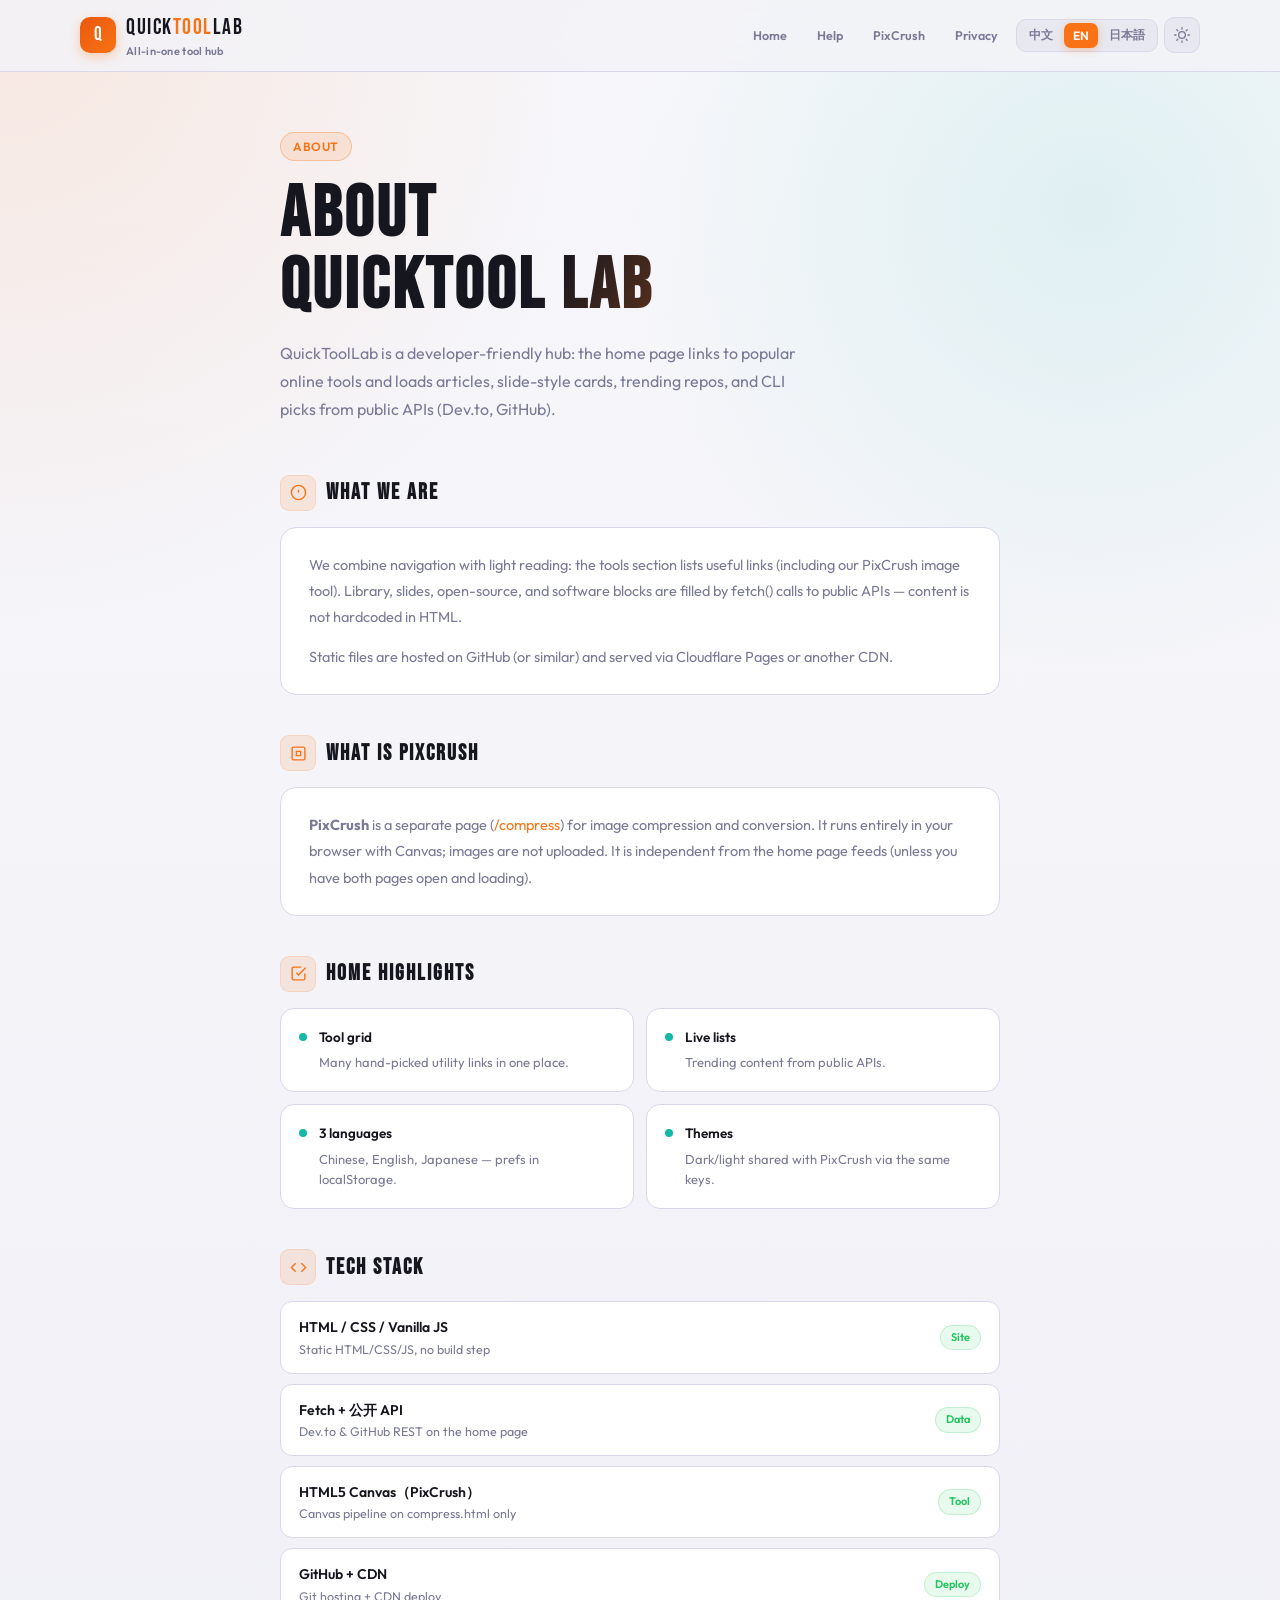
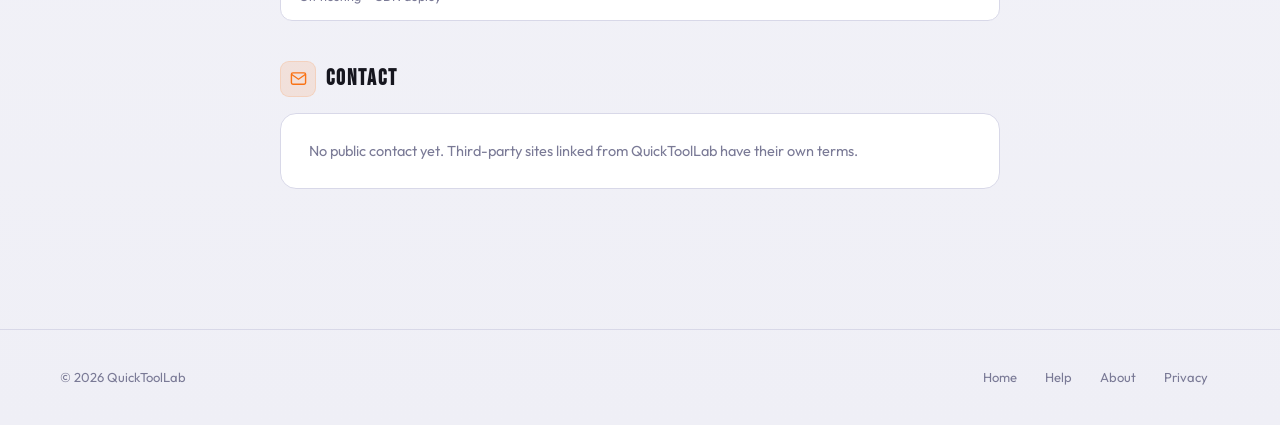
<file: about.html>
<!DOCTYPE html>
<html lang="zh">
<head>
    <title>关于 · QuickToolLab</title>
    <meta charset="UTF-8">
    <script>
        (function(){
            var t=localStorage.getItem('pc_theme')||(window.matchMedia('(prefers-color-scheme: dark)').matches?'dark':'light');
            var l=localStorage.getItem('pc_lang')||(navigator.language.startsWith('ja')?'ja':navigator.language.startsWith('zh')?'zh':'en');
            document.documentElement.setAttribute('data-theme',t);
            document.documentElement.lang=l;
        })();
    </script>
    <meta name="viewport" content="width=device-width, initial-scale=1.0">
    <meta name="description" content="了解 QuickToolLab — 综合在线工具站：工具导航、技术文库与开源精选；内含 PixCrush 本地图片压缩工具。">
    <link rel="canonical" href="https://quicktoollab.top/about">
    <meta property="og:type" content="website">
    <meta property="og:url" content="https://quicktoollab.top/about">
    <meta property="og:title" content="关于 · QuickToolLab">
    <meta property="og:description" content="QuickToolLab 综合在线工具站：工具入口、动态技术内容、PixCrush 图片工具。">
    <meta name="twitter:card" content="summary">
    <meta name="twitter:title" content="关于 · QuickToolLab">
    <meta name="twitter:description" content="QuickToolLab 综合在线工具站简介。">
    <meta name="google-adsense-account" content="ca-pub-8586931911554867">
    <link rel="icon" href="data:image/svg+xml,<svg xmlns='http://www.w3.org/2000/svg' viewBox='0 0 32 32'><rect width='32' height='32' rx='8' fill='%230a0a10'/><path d='M8 10h6l4 6 6-6v14H8V10z' fill='none' stroke='%23f97316' stroke-width='2' stroke-linejoin='round'/><circle cx='11' cy='22' r='2' fill='%2322c55e'/></svg>">
    <link rel="preconnect" href="https://fonts.googleapis.com">
    <link rel="preconnect" href="https://fonts.gstatic.com" crossorigin>
    <link href="https://fonts.googleapis.com/css2?family=Bebas+Neue&family=Outfit:wght@300;400;500;600&display=swap" rel="stylesheet">
    <link rel="stylesheet" href="/styles/common.css">

    <script async src="https://pagead2.googlesyndication.com/pagead/js/adsbygoogle.js?client=ca-pub-8586931911554867" crossorigin="anonymous"></script>

    <style>
        .nav-link{padding:5px 12px;border-radius:8px;font-size:13px;font-weight:500;color:var(--muted);text-decoration:none;transition:color .2s,background .2s;}
        .nav-link:hover{color:var(--text);background:var(--border);}

        main{position:relative;z-index:1;max-width:760px;margin:0 auto;padding:60px 20px 100px;}

        .page-eyebrow{display:inline-flex;align-items:center;gap:6px;padding:4px 12px;border-radius:100px;border:1px solid rgba(249,115,22,.3);background:var(--accentlo);font-size:12px;font-weight:600;color:var(--accent);letter-spacing:.5px;text-transform:uppercase;margin-bottom:18px;}
        .page-title{font-family:'Bebas Neue',sans-serif;font-size:clamp(42px,8vw,72px);letter-spacing:3px;line-height:1;background:linear-gradient(120deg,var(--text) 40%,var(--accent));-webkit-background-clip:text;-webkit-text-fill-color:transparent;background-clip:text;margin-bottom:16px;}
        .page-lead{font-size:16px;color:var(--muted);max-width:520px;line-height:1.75;margin-bottom:52px;transition:color .3s;}

        .section{margin-bottom:40px;animation:up .5s ease both;}
        .section:nth-child(2){animation-delay:.05s;}
        .section:nth-child(3){animation-delay:.1s;}
        .section:nth-child(4){animation-delay:.15s;}
        .section:nth-child(5){animation-delay:.2s;}
        .section:nth-child(6){animation-delay:.25s;}

        .section-header{display:flex;align-items:center;gap:10px;margin-bottom:16px;}
        .section-icon{width:36px;height:36px;border-radius:9px;background:var(--accentlo);border:1px solid rgba(249,115,22,.15);display:flex;align-items:center;justify-content:center;flex-shrink:0;color:var(--accent);}
        .section h2{font-family:'Bebas Neue',sans-serif;font-size:22px;letter-spacing:2px;color:var(--text);transition:color .3s;}

        .card{background:var(--surface);border:1px solid var(--border);border-radius:16px;padding:24px 28px;transition:background .3s,border-color .3s;}
        .card p{font-size:14.5px;color:var(--muted);line-height:1.8;margin-bottom:14px;transition:color .3s;}
        .card p:last-child{margin-bottom:0;}
        .card a{color:var(--accent);text-decoration:none;}
        .card a:hover{text-decoration:underline;}

        .feat-grid{display:grid;grid-template-columns:1fr 1fr;gap:12px;}
        @media(max-width:560px){.feat-grid{grid-template-columns:1fr;}}
        .feat-item{background:var(--surface);border:1px solid var(--border);border-radius:14px;padding:18px;display:flex;gap:12px;align-items:flex-start;transition:background .3s,border-color .3s;}
        .feat-dot{width:8px;height:8px;border-radius:50%;background:var(--teal);flex-shrink:0;margin-top:6px;}
        .feat-item h4{font-size:13.5px;font-weight:600;color:var(--text);margin-bottom:4px;transition:color .3s;}
        .feat-item p{font-size:13px;color:var(--muted);line-height:1.6;transition:color .3s;}

        .stack-list{display:flex;flex-direction:column;gap:10px;}
        .stack-item{background:var(--surface);border:1px solid var(--border);border-radius:12px;padding:14px 18px;display:flex;align-items:center;justify-content:space-between;gap:10px;transition:background .3s,border-color .3s;}
        .stack-name{font-size:14px;font-weight:600;color:var(--text);}
        .stack-desc{font-size:12.5px;color:var(--muted);}
        .stack-badge{padding:3px 10px;border-radius:100px;background:rgba(34,197,94,.1);border:1px solid rgba(34,197,94,.2);font-size:11px;font-weight:600;color:var(--green);flex-shrink:0;}
    </style>
</head>
<body>
<header>
    <div class="nav">
        <a href="/" class="logo">
            <div class="logo-mark">Q</div>
            <div>
                <div class="logo-name">QUICK<span>TOOL</span>LAB</div>
                <div class="logo-sub" data-i18n="brand_sub">综合在线工具站</div>
            </div>
        </a>
        <div class="nav-right">
            <div class="nav-links">
                <a href="/" class="nav-link" data-i18n="nav_home">首页</a>
                <a href="/help" class="nav-link" data-i18n="nav_help">帮助中心</a>
                <a href="/compress" class="nav-link">PixCrush</a>
                <a href="/privacy" class="nav-link" data-i18n="nav_privacy">隐私政策</a>
            </div>
            <button class="hamburger" type="button" aria-label="Menu"><span></span><span></span><span></span></button>
            <div class="nav-overlay"></div>
            <div class="lang-sw">
                <button type="button" class="lang-btn" data-lang="zh">中文</button>
                <button type="button" class="lang-btn" data-lang="en">EN</button>
                <button type="button" class="lang-btn" data-lang="ja">日本語</button>
            </div>
            <button type="button" class="theme-btn" id="theme-btn" aria-label="Theme">
                <svg class="icon-sun" width="16" height="16" viewBox="0 0 24 24" fill="none" stroke="currentColor" stroke-width="2" stroke-linecap="round"><circle cx="12" cy="12" r="5"/><line x1="12" y1="1" x2="12" y2="3"/><line x1="12" y1="21" x2="12" y2="23"/><line x1="4.22" y1="4.22" x2="5.64" y2="5.64"/><line x1="18.36" y1="18.36" x2="19.78" y2="19.78"/><line x1="1" y1="12" x2="3" y2="12"/><line x1="21" y1="12" x2="23" y2="12"/><line x1="4.22" y1="19.78" x2="5.64" y2="18.36"/><line x1="18.36" y1="5.64" x2="19.78" y2="4.22"/></svg>
                <svg class="icon-moon" width="16" height="16" viewBox="0 0 24 24" fill="none" stroke="currentColor" stroke-width="2" stroke-linecap="round"><path d="M21 12.79A9 9 0 1 1 11.21 3 7 7 0 0 0 21 12.79z"/></svg>
            </button>
        </div>
    </div>
</header>

<main>
    <div style="animation:up .45s ease both;">
        <div class="page-eyebrow" data-i18n="eyebrow">关于</div>
        <h1 class="page-title" data-i18n="page_title">ABOUT<br>QUICKTOOL LAB</h1>
        <p class="page-lead" data-i18n="page_lead">QuickToolLab 是面向开发者与普通用户的综合工具站：首页聚合常用在线工具链接，并展示来自开放接口的技术文章、幻灯片式封面卡片、热门开源仓库与 CLI 工具推荐。</p>
    </div>

    <div class="section">
        <div class="section-header">
            <div class="section-icon"><svg width="17" height="17" viewBox="0 0 24 24" fill="none" stroke="currentColor" stroke-width="2"><circle cx="12" cy="12" r="10"/><line x1="12" y1="8" x2="12" y2="12"/><line x1="12" y1="16" x2="12.01" y2="16"/></svg></div>
            <h2 data-i18n="s1_title">站点定位</h2>
        </div>
        <div class="card">
            <p data-i18n="s1_p1">本站定位为「导航 + 轻阅读」：工具区提供站内外常用入口（含本站自研的 PixCrush 图片压缩页）；文库、幻灯片卡片、开源与软件推荐等板块通过浏览器 <code style="background:var(--surface2);padding:1px 6px;border-radius:4px;font-size:13px;">fetch</code> 请求 Dev.to、GitHub 等公开 API，列表内容随接口实时变化，而非写死在 HTML 里。</p>
            <p data-i18n="s1_p2">静态页面由 GitHub 等托管，经 Cloudflare Pages 或同类 CDN 分发，访问速度快、部署简单。</p>
        </div>
    </div>

    <div class="section">
        <div class="section-header">
            <div class="section-icon"><svg width="17" height="17" viewBox="0 0 24 24" fill="none" stroke="currentColor" stroke-width="2"><rect x="3" y="3" width="18" height="18" rx="2"/><path d="M9 9h6v6H9z"/></svg></div>
            <h2 data-i18n="s2_title">PixCrush 是什么</h2>
        </div>
        <div class="card">
            <p data-i18n="s2_p1"></p>
        </div>
    </div>

    <div class="section">
        <div class="section-header">
            <div class="section-icon"><svg width="17" height="17" viewBox="0 0 24 24" fill="none" stroke="currentColor" stroke-width="2"><polyline points="9 11 12 14 22 4"/><path d="M21 12v7a2 2 0 0 1-2 2H5a2 2 0 0 1-2-2V5a2 2 0 0 1 2-2h11"/></svg></div>
            <h2 data-i18n="s3_title">首页亮点</h2>
        </div>
        <div class="feat-grid">
            <div class="feat-item"><div class="feat-dot"></div><div><h4 data-i18n="f1_t">工具矩阵</h4><p data-i18n="f1_d">多类常用开发/办公工具入口，一站收藏。</p></div></div>
            <div class="feat-item"><div class="feat-dot"></div><div><h4 data-i18n="f2_t">动态内容</h4><p data-i18n="f2_d">文库与推荐列表来自公开 API，随热门度变化。</p></div></div>
            <div class="feat-item"><div class="feat-dot"></div><div><h4 data-i18n="f3_t">三语界面</h4><p data-i18n="f3_d">中文、English、日本語，偏好存于 localStorage。</p></div></div>
            <div class="feat-item"><div class="feat-dot"></div><div><h4 data-i18n="f4_t">深色 / 浅色</h4><p data-i18n="f4_d">全站主题与 PixCrush 共用同一套偏好键。</p></div></div>
        </div>
    </div>

    <div class="section">
        <div class="section-header">
            <div class="section-icon"><svg width="17" height="17" viewBox="0 0 24 24" fill="none" stroke="currentColor" stroke-width="2"><polyline points="16 18 22 12 16 6"/><polyline points="8 6 2 12 8 18"/></svg></div>
            <h2 data-i18n="s4_title">技术栈（概览）</h2>
        </div>
        <div class="stack-list">
            <div class="stack-item"><div><div class="stack-name">HTML / CSS / Vanilla JS</div><div class="stack-desc" data-i18n="tech1_d">无构建步骤，首页与工具页均为静态单页</div></div><span class="stack-badge">Site</span></div>
            <div class="stack-item"><div><div class="stack-name">Fetch + 公开 API</div><div class="stack-desc" data-i18n="tech2_d">Dev.to、GitHub REST，用于首页内容区</div></div><span class="stack-badge">Data</span></div>
            <div class="stack-item"><div><div class="stack-name">HTML5 Canvas（PixCrush）</div><div class="stack-desc" data-i18n="tech3_d">图片解码、缩放、重编码，仅 compress 页使用</div></div><span class="stack-badge">Tool</span></div>
            <div class="stack-item"><div><div class="stack-name">GitHub + CDN</div><div class="stack-desc" data-i18n="tech4_d">源码托管与静态站点分发</div></div><span class="stack-badge">Deploy</span></div>
        </div>
    </div>

    <div class="section">
        <div class="section-header">
            <div class="section-icon"><svg width="17" height="17" viewBox="0 0 24 24" fill="none" stroke="currentColor" stroke-width="2"><path d="M4 4h16c1.1 0 2 .9 2 2v12c0 1.1-.9 2-2 2H4c-1.1 0-2-.9-2-2V6c0-1.1.9-2 2-2z"/><polyline points="22,6 12,13 2,6"/></svg></div>
            <h2 data-i18n="s5_title">联系我们</h2>
        </div>
        <div class="card">
            <p data-i18n="s5_p1">暂无公开联系方式。若你通过站点提供的第三方链接离开本站，请遵循各站条款与隐私政策。</p>
        </div>
    </div>
</main>

<footer>
    <div class="footer-inner">
        <span class="footer-copy">© <span id="y"></span> QuickToolLab</span>
        <div class="footer-links">
            <a href="/" data-i18n="nav_home">首页</a>
            <a href="/help" data-i18n="nav_help">帮助中心</a>
            <a href="/about" data-i18n="nav_about">关于</a>
            <a href="/privacy" data-i18n="nav_privacy">隐私政策</a>
        </div>
    </div>
</footer>

<script src="/scripts/i18n.js"></script>
<script src="/scripts/common.js"></script>
<script>
/* ── Page-specific i18n keys ── */
const PAGE_I18N = {
    zh:{
        eyebrow:'关于', page_title:'ABOUT<br>QUICKTOOL LAB',
        page_lead:'QuickToolLab 是面向开发者与普通用户的综合工具站：首页聚合常用在线工具链接，并展示来自开放接口的技术文章、幻灯片式封面卡片、热门开源仓库与 CLI 工具推荐。',
        s1_title:'站点定位',
        s1_p1:'本站定位为「导航 + 轻阅读」：工具区提供站内外常用入口（含本站自研的 PixCrush 图片压缩页）；文库、幻灯片卡片、开源与软件推荐等板块通过浏览器 fetch 请求 Dev.to、GitHub 等公开 API，列表内容随接口实时变化，而非写死在 HTML 里。',
        s1_p2:'静态页面由 GitHub 等托管，经 Cloudflare Pages 或同类 CDN 分发，访问速度快、部署简单。',
        s2_title:'PixCrush 是什么',
        s2_p1:'<strong>PixCrush</strong> 是本站旗下的独立页面（<a href="/compress">/compress</a>），专门做图片压缩与格式转换：在浏览器本地用 Canvas 处理，图片不上传服务器。它与首页的「动态内容区」相互独立——使用 PixCrush 时不会触发 Dev.to / GitHub 的文章列表请求（除非你同时打开了首页并正在加载）。',
        s3_title:'首页亮点',
        f1_t:'工具矩阵', f1_d:'多类常用开发/办公工具入口，一站收藏。',
        f2_t:'动态内容', f2_d:'文库与推荐列表来自公开 API，随热门度变化。',
        f3_t:'三语界面', f3_d:'中文、English、日本語，偏好存于 localStorage。',
        f4_t:'深色 / 浅色', f4_d:'全站主题与 PixCrush 共用同一套偏好键。',
        s4_title:'技术栈（概览）',
        tech1_d:'无构建步骤，首页与工具页均为静态单页',
        tech2_d:'Dev.to、GitHub REST，用于首页内容区',
        tech3_d:'图片解码、缩放、重编码，仅 compress 页使用',
        tech4_d:'源码托管与静态站点分发',
        s5_title:'联系我们',
        s5_p1:'暂无公开联系方式。若你通过站点提供的第三方链接离开本站，请遵循各站条款与隐私政策。',
        page_title_tag:'关于 · QuickToolLab',
    },
    en:{
        eyebrow:'About', page_title:'ABOUT<br>QUICKTOOL LAB',
        page_lead:'QuickToolLab is a developer-friendly hub: the home page links to popular online tools and loads articles, slide-style cards, trending repos, and CLI picks from public APIs (Dev.to, GitHub).',
        s1_title:'What we are',
        s1_p1:'We combine navigation with light reading: the tools section lists useful links (including our PixCrush image tool). Library, slides, open-source, and software blocks are filled by fetch() calls to public APIs — content is not hardcoded in HTML.',
        s1_p2:'Static files are hosted on GitHub (or similar) and served via Cloudflare Pages or another CDN.',
        s2_title:'What is PixCrush',
        s2_p1:'<strong>PixCrush</strong> is a separate page (<a href="/compress">/compress</a>) for image compression and conversion. It runs entirely in your browser with Canvas; images are not uploaded. It is independent from the home page feeds (unless you have both pages open and loading).',
        s3_title:'Home highlights',
        f1_t:'Tool grid', f1_d:'Many hand-picked utility links in one place.',
        f2_t:'Live lists', f2_d:'Trending content from public APIs.',
        f3_t:'3 languages', f3_d:'Chinese, English, Japanese — prefs in localStorage.',
        f4_t:'Themes', f4_d:'Dark/light shared with PixCrush via the same keys.',
        s4_title:'Tech stack',
        tech1_d:'Static HTML/CSS/JS, no build step',
        tech2_d:'Dev.to & GitHub REST on the home page',
        tech3_d:'Canvas pipeline on compress.html only',
        tech4_d:'Git hosting + CDN deploy',
        s5_title:'Contact',
        s5_p1:'No public contact yet. Third-party sites linked from QuickToolLab have their own terms.',
        page_title_tag:'About · QuickToolLab',
    },
    ja:{
        eyebrow:'About', page_title:'ABOUT<br>QUICKTOOL LAB',
        page_lead:'QuickToolLab は開発者向けの総合ツールサイトです。トップでは常用ツールへのリンクに加え、公開 API から技術記事・スライド風カード・人気リポジトリなどを表示します。',
        s1_title:'サイトの位置づけ',
        s1_p1:'「ナビゲーション＋軽い読み物」として設計しています。ツール欄には当サイトの PixCrush（画像圧縮）へのリンクも含みます。文庫・スライド・OSS・ソフト紹介は Dev.to や GitHub の公開 API を fetch で取得し、HTML に直書きしません。',
        s1_p2:'静的ファイルは GitHub 等でホストし、Cloudflare Pages など CDN で配信しています。',
        s2_title:'PixCrush とは',
        s2_p1:'<strong>PixCrush</strong> は別ページ（<a href="/compress">/compress</a>）で提供する画像圧縮・変換ツールです。Canvas でブラウザ内のみ処理し、画像はアップロードされません。トップページの動的リストとは独立しています（両方同時に開いて読み込み中の場合を除く）。',
        s3_title:'トップの特徴',
        f1_t:'ツール一覧', f1_d:'よく使うユーティリティへの入口。',
        f2_t:'動的リスト', f2_d:'公開 API から取得するトレンドコンテンツ。',
        f3_t:'3言語', f3_d:'中国語・英語・日本語。設定は localStorage に保存。',
        f4_t:'テーマ', f4_d:'PixCrush と同じキーでダーク/ライトを共有。',
        s4_title:'技術スタック',
        tech1_d:'静的 HTML/CSS/JS',
        tech2_d:'トップページで Dev.to / GitHub API',
        tech3_d:'compress ページのみ Canvas で画像処理',
        tech4_d:'Git ホスティング + CDN',
        s5_title:'お問い合わせ',
        s5_p1:'公開の連絡先はありません。外部サイトへのリンクは各サイトの規約に従ってください。',
        page_title_tag:'About · QuickToolLab',
    }
};

function getPageStrings() { return { ...I18N[lang], ...PAGE_I18N[lang] }; }

function applyPageI18n() {
    const t = getPageStrings();
    document.title = t.page_title_tag;
    document.querySelectorAll('[data-i18n]').forEach(el => {
        const k = el.dataset.i18n;
        if (t[k] != null) el.innerHTML = t[k];
    });
}

function onLangChange() {
    applyPageI18n();
}

applyPageI18n();
</script>
</body>
</html>
</file>
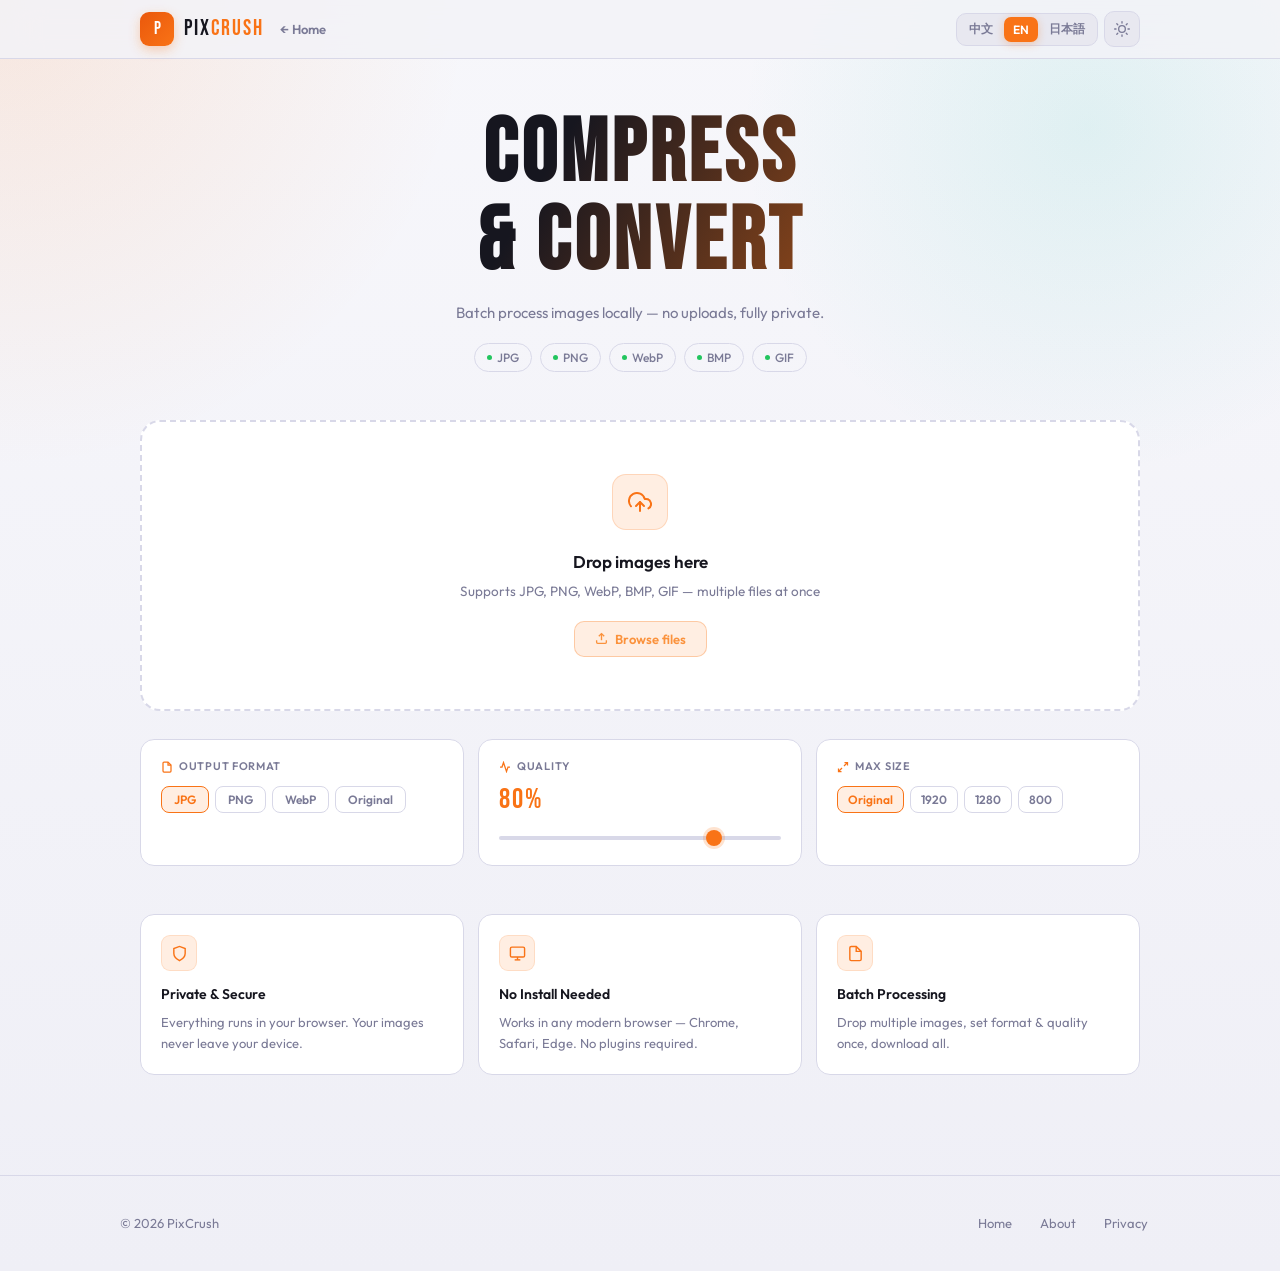
<file: compress.html>
<!DOCTYPE html>
<html lang="zh">
<head>
    <title>PixCrush · 图片压缩 & 格式转换 · QuickToolLab</title>
    <meta charset="UTF-8">
    <script>
        (function(){
            var t=localStorage.getItem('pc_theme')||(window.matchMedia('(prefers-color-scheme: dark)').matches?'dark':'light');
            var l=localStorage.getItem('pc_lang')||(navigator.language.startsWith('ja')?'ja':navigator.language.startsWith('zh')?'zh':'en');
            document.documentElement.setAttribute('data-theme',t);
            document.documentElement.lang=l;
        })();
    </script>
    <meta name="viewport" content="width=device-width, initial-scale=1.0">
    <meta name="description" content="PixCrush 免费在线图片压缩与格式转换工具，支持 JPG、PNG、WebP、BMP、GIF 批量处理，本地运行不上传服务器，隐私安全，无需安装，即开即用。">
    <meta name="keywords" content="图片压缩,在线图片压缩,图片格式转换,WebP转换,PNG压缩,JPG压缩,免费图片工具,batch image compression">
    <meta name="theme-color" content="#0a0a10">
    <link rel="canonical" href="https://quicktoollab.top/compress">
    <meta property="og:type" content="website">
    <meta property="og:url" content="https://quicktoollab.top/compress">
    <meta property="og:title" content="PixCrush · 免费图片压缩 & 格式转换工具">
    <meta property="og:description" content="免费在线图片压缩与格式转换，支持 JPG、PNG、WebP 批量处理，本地运行不上传服务器，隐私安全。">
    <meta property="og:image" content="https://quicktoollab.top/og-image.png">
    <meta name="twitter:card" content="summary_large_image">
    <meta name="twitter:title" content="PixCrush · 免费图片压缩 & 格式转换工具">
    <meta name="twitter:description" content="免费在线图片压缩与格式转换，支持 JPG、PNG、WebP 批量处理，本地运行不上传服务器。">
    <meta name="twitter:image" content="https://quicktoollab.top/og-image.png">
    <meta name="google-adsense-account" content="ca-pub-8586931911554867">
    <link rel="icon" href="data:image/svg+xml,<svg xmlns='http://www.w3.org/2000/svg' viewBox='0 0 32 32'><rect width='32' height='32' rx='8' fill='%230a0a10'/><rect x='5' y='9' width='14' height='11' rx='2' fill='none' stroke='%23f97316' stroke-width='2'/><circle cx='9' cy='13' r='1.5' fill='%23f97316'/><polyline points='5,17 10,13 14,16 18,12 22,15' fill='none' stroke='%23f97316' stroke-width='1.5' stroke-linejoin='round'/><path d='M20 14 L27 14 M24 11 L27 14 L24 17' fill='none' stroke='%23fb923c' stroke-width='1.8' stroke-linecap='round' stroke-linejoin='round'/></svg>">
    <link rel="preconnect" href="https://fonts.googleapis.com">
    <link rel="preconnect" href="https://fonts.gstatic.com" crossorigin>
    <link href="https://fonts.googleapis.com/css2?family=Bebas+Neue&family=Outfit:wght@300;400;500;600&display=swap" rel="stylesheet">
    <link rel="stylesheet" href="/styles/common.css">

    <script async src="https://pagead2.googlesyndication.com/pagead/js/adsbygoogle.js?client=ca-pub-8586931911554867" crossorigin="anonymous"></script>

    <style>
        /* ── NAV overrides for PixCrush ── */
        .nav {
            max-width: 1040px; height: 58px;
            padding-top: 0; padding-bottom: 0;
        }
        .nav-left { display: flex; align-items: center; gap: 16px; flex: 1; min-width: 0; }
        .nav-home-link { flex-shrink: 0; transition: color .2s; }
        .nav-home-link:hover { color: var(--accent) !important; }
        .logo-mark {
            width: 34px; height: 34px; border-radius: 9px;
            font-size: 18px;
        }
        .logo-name { letter-spacing: 2px; }

        /* ── MAIN ── */
        main { position: relative; z-index: 1; max-width: 1040px; margin: 0 auto; padding: 52px 20px 100px; }

        /* hero */
        .hero { text-align: center; margin-bottom: 48px; animation: up .55s ease both; }
        .hero h1 {
            font-family: 'Bebas Neue', sans-serif;
            font-size: clamp(44px, 9vw, 88px); letter-spacing: 4px; line-height: 1;
            background: linear-gradient(120deg, var(--text) 40%, var(--accent));
            -webkit-background-clip: text; -webkit-text-fill-color: transparent; background-clip: text;
            margin-bottom: 14px;
        }
        .hero p { color: var(--muted); font-size: 15px; max-width: 420px; margin: 0 auto; transition: color .3s; }
        .hero-pills { display: flex; justify-content: center; gap: 8px; flex-wrap: wrap; margin-top: 18px; }
        .pill {
            padding: 4px 12px; border-radius: 100px; border: 1px solid var(--border);
            font-size: 12px; color: var(--muted); font-weight: 500;
            display: flex; align-items: center; gap: 5px; transition: border-color .3s, color .3s;
        }
        .pill-dot { width: 5px; height: 5px; border-radius: 50%; background: var(--green); }

        /* dropzone */
        .dropzone {
            border: 2px dashed var(--border); border-radius: 20px; padding: 52px 24px;
            text-align: center; cursor: pointer;
            transition: border-color .25s, background .25s;
            background: var(--surface); margin-bottom: 28px;
            animation: up .55s .08s ease both; position: relative; overflow: hidden;
        }
        [data-theme="dark"] .dropzone::before {
            content: ''; position: absolute; inset: 0;
            background: radial-gradient(ellipse at 50% 0%, rgba(249,115,22,.07), transparent 60%);
            pointer-events: none;
        }
        .dropzone:hover, .dropzone.drag-over { border-color: var(--accent); background: var(--surface2); }
        .drop-icon {
            width: 56px; height: 56px; border-radius: 14px;
            background: var(--accentlo); border: 1px solid rgba(249,115,22,.2);
            display: flex; align-items: center; justify-content: center;
            margin: 0 auto 18px; color: var(--accent);
        }
        .dropzone h3 { font-size: 17px; font-weight: 600; margin-bottom: 6px; color: var(--text); transition: color .3s; }
        .dropzone p { color: var(--muted); font-size: 13.5px; margin-bottom: 18px; transition: color .3s; }
        .browse-btn {
            display: inline-flex; align-items: center; gap: 7px;
            padding: 9px 20px; border-radius: 10px;
            background: var(--accentlo); border: 1px solid rgba(249,115,22,.3);
            color: var(--accent2); font-size: 13px; font-weight: 600;
            cursor: pointer; transition: background .2s, transform .15s; font-family: 'Outfit', sans-serif;
        }
        .browse-btn:hover { background: rgba(249,115,22,.2); transform: translateY(-1px); }
        #file-input { display: none; }

        /* settings */
        .settings-row {
            display: grid; grid-template-columns: 1fr 1fr 1fr;
            gap: 14px; margin-bottom: 28px; animation: up .55s .12s ease both;
        }
        @media (max-width: 640px) { .settings-row { grid-template-columns: 1fr; } }
        .setting-card {
            background: var(--surface); border: 1px solid var(--border);
            border-radius: 14px; padding: 18px 20px;
            transition: background .3s, border-color .3s;
        }
        .setting-label {
            font-size: 11px; font-weight: 600; color: var(--muted);
            text-transform: uppercase; letter-spacing: .7px; margin-bottom: 10px;
            display: flex; align-items: center; gap: 6px; transition: color .3s;
        }
        .setting-label svg { color: var(--accent); }
        .format-grid, .maxw-grid { display: flex; gap: 6px; flex-wrap: wrap; }
        .fmt-btn, .maxw-btn {
            padding: 5px 12px; border-radius: 8px; border: 1px solid var(--border);
            background: transparent; color: var(--muted);
            font-size: 12px; font-weight: 600; cursor: pointer;
            transition: all .18s; font-family: 'Outfit', sans-serif;
        }
        .maxw-btn { padding: 5px 10px; }
        .fmt-btn:hover, .maxw-btn:hover { border-color: var(--accent2); color: var(--accent2); }
        .fmt-btn.active, .maxw-btn.active { background: var(--accentlo); border-color: var(--accent); color: var(--accent); }
        .quality-display {
            font-family: 'Bebas Neue', sans-serif; font-size: 28px;
            color: var(--accent); letter-spacing: 2px; line-height: 1; margin-bottom: 8px;
        }
        input[type=range] {
            -webkit-appearance: none; appearance: none; width: 100%; height: 4px;
            border-radius: 2px; background: var(--border); outline: none; cursor: pointer;
            transition: background .3s;
        }
        input[type=range]::-webkit-slider-thumb {
            -webkit-appearance: none; width: 16px; height: 16px; border-radius: 50%;
            background: var(--accent); cursor: pointer;
            box-shadow: 0 0 0 3px rgba(249,115,22,.2); transition: box-shadow .2s;
        }
        input[type=range]::-webkit-slider-thumb:hover { box-shadow: 0 0 0 5px rgba(249,115,22,.3); }

        /* queue */
        .queue-header {
            display: flex; align-items: center; justify-content: space-between;
            margin-bottom: 14px; flex-wrap: wrap; gap: 10px;
        }
        .queue-title {
            font-family: 'Bebas Neue', sans-serif; font-size: 20px;
            letter-spacing: 2px; color: var(--text); transition: color .3s;
        }
        .queue-actions { display: flex; gap: 8px; flex-wrap: wrap; }
        .btn-ghost {
            padding: 7px 14px; border-radius: 9px; border: 1px solid var(--border);
            background: transparent; color: var(--muted); font-size: 12px; font-weight: 600;
            cursor: pointer; transition: all .18s; font-family: 'Outfit', sans-serif;
            display: flex; align-items: center; gap: 6px;
        }
        .btn-ghost:hover { border-color: var(--accent2); color: var(--accent2); }
        .btn-primary {
            padding: 7px 18px; border-radius: 9px; border: none;
            background: linear-gradient(135deg, #ea580c, #f97316);
            color: #fff; font-size: 13px; font-weight: 600;
            cursor: pointer; transition: opacity .2s, transform .15s;
            font-family: 'Outfit', sans-serif; display: flex; align-items: center; gap: 7px;
        }
        .btn-primary:hover { opacity: .88; transform: translateY(-1px); }
        .btn-primary:disabled { opacity: .4; cursor: not-allowed; transform: none; }

        #file-list { display: flex; flex-direction: column; gap: 10px; }
        .result-summary {
            display: none; grid-template-columns: repeat(4, minmax(0, 1fr));
            gap: 10px; margin: 0 0 14px;
        }
        .result-summary.show { display: grid; }
        .summary-card {
            background: var(--surface); border: 1px solid var(--border);
            border-radius: 14px; padding: 14px 16px;
        }
        .summary-label {
            display: block; color: var(--muted); font-size: 11px;
            font-weight: 700; text-transform: uppercase; letter-spacing: .08em;
            margin-bottom: 6px;
        }
        .summary-value {
            display: block; color: var(--text); font-size: 20px;
            font-weight: 700; line-height: 1.1;
        }
        .summary-value.good { color: var(--green); }
        .file-item {
            background: var(--surface); border: 1px solid var(--border);
            border-radius: 14px; padding: 14px 18px;
            display: flex; align-items: center; gap: 14px;
            animation: up .3s ease both;
            transition: border-color .2s, background .3s;
        }
        .file-item.done  { border-color: rgba(34,197,94,.3); }
        .file-item.error { border-color: rgba(239,68,68,.3); }
        .file-thumb { width: 52px; height: 52px; border-radius: 8px; object-fit: cover; flex-shrink: 0; }
        .file-thumb-placeholder {
            width: 52px; height: 52px; border-radius: 8px;
            background: var(--surface2); border: 1px solid var(--border);
            display: flex; align-items: center; justify-content: center;
            flex-shrink: 0; color: var(--muted); transition: background .3s, border-color .3s;
        }
        .file-info { flex: 1; min-width: 0; }
        .file-name {
            font-size: 13.5px; font-weight: 500; color: var(--text);
            white-space: nowrap; overflow: hidden; text-overflow: ellipsis;
            margin-bottom: 3px; transition: color .3s;
        }
        .file-meta { font-size: 12px; color: var(--muted); transition: color .3s; }
        .file-status { flex-shrink: 0; text-align: right; }
        .status-tag {
            display: inline-flex; align-items: center; gap: 5px;
            padding: 3px 10px; border-radius: 100px; font-size: 11px; font-weight: 600;
        }
        .status-waiting    { background: rgba(128,128,160,.1); color: var(--muted); }
        .status-processing { background: rgba(249,115,22,.12); color: var(--accent2); }
        .status-done  { background: rgba(34,197,94,.12);  color: var(--green); }
        .status-error { background: rgba(239,68,68,.12);  color: #f87171; }
        .download-link {
            display: inline-flex; align-items: center; gap: 5px;
            padding: 5px 12px; border-radius: 8px;
            background: rgba(34,197,94,.1); border: 1px solid rgba(34,197,94,.2);
            color: var(--green); font-size: 12px; font-weight: 600;
            text-decoration: none; margin-top: 6px; transition: background .18s;
        }
        .download-link:hover { background: rgba(34,197,94,.2); }
        .preview-btn {
            display: inline-flex; align-items: center; gap: 5px;
            padding: 5px 12px; border-radius: 8px; margin-top: 6px; margin-left: 6px;
            border: 1px solid rgba(249,115,22,.22); background: var(--accentlo);
            color: var(--accent2); font-size: 12px; font-weight: 600;
            cursor: pointer; font-family: 'Outfit', sans-serif; transition: background .18s, border-color .18s;
        }
        .preview-btn:hover { background: rgba(249,115,22,.18); border-color: var(--accent2); }
        .remove-btn {
            width: 28px; height: 28px; border-radius: 7px;
            border: 1px solid var(--border); background: transparent;
            color: var(--muted); cursor: pointer; flex-shrink: 0;
            display: flex; align-items: center; justify-content: center;
            transition: all .18s;
        }
        .remove-btn:hover { border-color: #f87171; color: #f87171; }
        .progress-wrap { height: 3px; background: var(--border); border-radius: 2px; margin-top: 6px; overflow: hidden; }
        .progress-bar { height: 100%; border-radius: 2px; background: linear-gradient(90deg,#ea580c,#f97316); transition: width .3s; width: 0%; }

        /* features */
        .features {
            display: grid; grid-template-columns: repeat(3,1fr);
            gap: 14px; margin-top: 48px; animation: up .55s .2s ease both;
        }
        @media (max-width: 640px) { .features { grid-template-columns: 1fr; } }
        .feat-card {
            background: var(--surface); border: 1px solid var(--border);
            border-radius: 14px; padding: 20px; transition: background .3s, border-color .3s;
        }
        .feat-icon {
            width: 36px; height: 36px; border-radius: 9px;
            background: var(--accentlo); border: 1px solid rgba(249,115,22,.15);
            display: flex; align-items: center; justify-content: center;
            margin-bottom: 12px; color: var(--accent);
        }
        .feat-card h4 { font-size: 14px; font-weight: 600; margin-bottom: 6px; color: var(--text); transition: color .3s; }
        .feat-card p  { font-size: 13px; color: var(--muted); line-height: 1.65; transition: color .3s; }

        /* footer override */
        .footer-inner { max-width: 1040px; }
        .toast {
            position: fixed; left: 50%; bottom: 26px; z-index: 400;
            transform: translate(-50%, 16px); opacity: 0; pointer-events: none;
            min-width: min(360px, calc(100vw - 32px)); padding: 12px 16px;
            border-radius: 14px; border: 1px solid rgba(34,197,94,.26);
            background: color-mix(in srgb, var(--surface) 96%, transparent);
            box-shadow: var(--shadow-lg); color: var(--text); font-size: 13px;
            font-weight: 700; text-align: center; transition: opacity .2s, transform .2s;
        }
        .toast.show { opacity: 1; transform: translate(-50%, 0); }
        .preview-modal {
            position: fixed; inset: 0; z-index: 380; display: none;
            align-items: center; justify-content: center; padding: 22px;
            background: rgba(0,0,0,.58); backdrop-filter: blur(8px);
        }
        .preview-modal.open { display: flex; }
        .preview-dialog {
            width: min(960px, 100%); max-height: min(760px, calc(100vh - 44px));
            overflow: hidden; display: flex; flex-direction: column;
            border-radius: 18px; border: 1px solid var(--border);
            background: var(--surface); box-shadow: var(--shadow-lg);
        }
        .preview-head {
            display: flex; align-items: center; justify-content: space-between; gap: 12px;
            padding: 14px 16px; border-bottom: 1px solid var(--border);
        }
        .preview-title { min-width: 0; overflow: hidden; text-overflow: ellipsis; white-space: nowrap; font-size: 14px; font-weight: 700; color: var(--text); }
        .preview-saving { flex-shrink: 0; padding: 4px 10px; border-radius: 999px; background: rgba(34,197,94,.12); border: 1px solid rgba(34,197,94,.22); color: var(--green); font-size: 12px; font-weight: 800; }
        .preview-close { width: 32px; height: 32px; border-radius: 8px; border: 1px solid var(--border); background: transparent; color: var(--muted); cursor: pointer; flex-shrink: 0; }
        .preview-close:hover { color: var(--text); border-color: var(--accent2); }
        .preview-body { padding: 16px; overflow: auto; }
        .preview-grid { display: grid; grid-template-columns: 1fr 1fr; gap: 14px; }
        .preview-pane { min-width: 0; border: 1px solid var(--border); border-radius: 14px; overflow: hidden; background: var(--surface2); }
        .preview-pane-head { display: flex; align-items: center; justify-content: space-between; gap: 8px; padding: 10px 12px; border-bottom: 1px solid var(--border); font-size: 12px; font-weight: 700; color: var(--muted); }
        .preview-pane img { display: block; width: 100%; height: min(46vh, 420px); object-fit: contain; background: repeating-conic-gradient(color-mix(in srgb, var(--border) 32%, transparent) 0 25%, transparent 0 50%) 50% / 18px 18px; }

        @keyframes spin { to { transform: rotate(360deg); } }
        .spin { animation: spin .8s linear infinite; }
        @media (max-width: 720px) { .result-summary { grid-template-columns: repeat(2, minmax(0, 1fr)); } }
        @media (max-width: 720px) { .preview-grid { grid-template-columns: 1fr; } .preview-pane img { height: 260px; } .preview-saving { display: none; } }
        @media (max-width: 560px) {
            .file-item { display: grid; grid-template-columns: 52px 1fr 32px; align-items: start; }
            .file-status { grid-column: 2 / 4; text-align: left; }
        }
        @media (max-width: 480px) { .result-summary { grid-template-columns: 1fr; } .preview-btn { margin-left: 0; } }
    </style>
</head>
<body>

<header>
    <div class="nav">
        <div class="nav-left">
        <a href="/" class="logo">
            <div class="logo-mark">P</div>
            <span class="logo-name">PIX<span>CRUSH</span></span>
        </a>
        <a href="/" class="nav-home-link" style="font-size:13px;font-weight:600;color:var(--muted);text-decoration:none;">← <span data-i18n="back_home">返回首页</span></a>
        </div>
        <div class="nav-right">
            <div class="lang-sw">
                <button class="lang-btn" data-lang="zh">中文</button>
                <button class="lang-btn" data-lang="en">EN</button>
                <button class="lang-btn" data-lang="ja">日本語</button>
            </div>
            <button class="theme-btn" id="theme-btn" aria-label="Toggle theme">
                <svg class="icon-sun" width="16" height="16" viewBox="0 0 24 24" fill="none" stroke="currentColor" stroke-width="2" stroke-linecap="round">
                    <circle cx="12" cy="12" r="5"/>
                    <line x1="12" y1="1" x2="12" y2="3"/><line x1="12" y1="21" x2="12" y2="23"/>
                    <line x1="4.22" y1="4.22" x2="5.64" y2="5.64"/><line x1="18.36" y1="18.36" x2="19.78" y2="19.78"/>
                    <line x1="1" y1="12" x2="3" y2="12"/><line x1="21" y1="12" x2="23" y2="12"/>
                    <line x1="4.22" y1="19.78" x2="5.64" y2="18.36"/><line x1="18.36" y1="5.64" x2="19.78" y2="4.22"/>
                </svg>
                <svg class="icon-moon" width="16" height="16" viewBox="0 0 24 24" fill="none" stroke="currentColor" stroke-width="2" stroke-linecap="round">
                    <path d="M21 12.79A9 9 0 1 1 11.21 3 7 7 0 0 0 21 12.79z"/>
                </svg>
            </button>
        </div>
    </div>
</header>

<main>
    <div class="hero">
        <h1 data-i18n="hero_title">图片压缩<br>格式转换</h1>
        <p data-i18n="hero_sub">批量处理，本地运行，不上传任何服务器，隐私安全。</p>
        <div class="hero-pills">
            <div class="pill"><span class="pill-dot"></span>JPG</div>
            <div class="pill"><span class="pill-dot"></span>PNG</div>
            <div class="pill"><span class="pill-dot"></span>WebP</div>
            <div class="pill"><span class="pill-dot"></span>BMP</div>
            <div class="pill"><span class="pill-dot"></span>GIF</div>
        </div>
    </div>

    <div class="dropzone" id="dropzone">
        <div class="drop-icon">
            <svg width="24" height="24" viewBox="0 0 24 24" fill="none" stroke="currentColor" stroke-width="2" stroke-linecap="round" stroke-linejoin="round">
                <polyline points="16 16 12 12 8 16"/><line x1="12" y1="12" x2="12" y2="21"/>
                <path d="M20.39 18.39A5 5 0 0 0 18 9h-1.26A8 8 0 1 0 3 16.3"/>
            </svg>
        </div>
        <h3 data-i18n="drop_title">拖放图片到这里</h3>
        <p data-i18n="drop_sub">支持 JPG、PNG、WebP、BMP、GIF，可同时拖入多张</p>
        <button class="browse-btn" onclick="document.getElementById('file-input').click()">
            <svg width="13" height="13" viewBox="0 0 24 24" fill="none" stroke="currentColor" stroke-width="2.5"><path d="M21 15v4a2 2 0 0 1-2 2H5a2 2 0 0 1-2-2v-4"/><polyline points="17 8 12 3 7 8"/><line x1="12" y1="3" x2="12" y2="15"/></svg>
            <span data-i18n="browse">选择文件</span>
        </button>
        <input type="file" id="file-input" multiple accept="image/*">
    </div>

    <div class="settings-row">
        <div class="setting-card">
            <div class="setting-label">
                <svg width="12" height="12" viewBox="0 0 24 24" fill="none" stroke="currentColor" stroke-width="2.5"><path d="M14 2H6a2 2 0 0 0-2 2v16a2 2 0 0 0 2 2h12a2 2 0 0 0 2-2V8z"/><polyline points="14 2 14 8 20 8"/></svg>
                <span data-i18n="label_format">输出格式</span>
            </div>
            <div class="format-grid">
                <button class="fmt-btn active" data-fmt="jpeg">JPG</button>
                <button class="fmt-btn" data-fmt="png">PNG</button>
                <button class="fmt-btn" data-fmt="webp">WebP</button>
                <button class="fmt-btn" data-fmt="original"><span data-i18n="fmt_original">原格式</span></button>
            </div>
        </div>
        <div class="setting-card">
            <div class="setting-label">
                <svg width="12" height="12" viewBox="0 0 24 24" fill="none" stroke="currentColor" stroke-width="2.5"><polyline points="22 12 18 12 15 21 9 3 6 12 2 12"/></svg>
                <span data-i18n="label_quality">压缩质量</span>
            </div>
            <div class="quality-display" id="quality-val">80%</div>
            <input type="range" id="quality" min="10" max="100" value="80" step="5">
        </div>
        <div class="setting-card">
            <div class="setting-label">
                <svg width="12" height="12" viewBox="0 0 24 24" fill="none" stroke="currentColor" stroke-width="2.5"><polyline points="15 3 21 3 21 9"/><polyline points="9 21 3 21 3 15"/><line x1="21" y1="3" x2="14" y2="10"/><line x1="3" y1="21" x2="10" y2="14"/></svg>
                <span data-i18n="label_maxw">最大尺寸</span>
            </div>
            <div class="maxw-grid">
                <button class="maxw-btn active" data-w="0"><span data-i18n="maxw_orig">原尺寸</span></button>
                <button class="maxw-btn" data-w="1920">1920</button>
                <button class="maxw-btn" data-w="1280">1280</button>
                <button class="maxw-btn" data-w="800">800</button>
            </div>
        </div>
    </div>

    <div id="queue-section" style="display:none; animation: up .4s ease both;">
        <div class="queue-header">
            <span class="queue-title" data-i18n="queue_title">处理队列</span>
            <div class="queue-actions">
                <button class="btn-ghost" id="clear-btn">
                    <svg width="12" height="12" viewBox="0 0 24 24" fill="none" stroke="currentColor" stroke-width="2.5"><polyline points="3 6 5 6 21 6"/><path d="M19 6l-1 14a2 2 0 0 1-2 2H8a2 2 0 0 1-2-2L5 6"/></svg>
                    <span data-i18n="btn_clear">清空</span>
                </button>
                <button class="btn-primary" id="convert-btn">
                    <svg width="13" height="13" viewBox="0 0 24 24" fill="none" stroke="currentColor" stroke-width="2.5" stroke-linecap="round"><path d="M5 12h14M12 5l7 7-7 7"/></svg>
                    <span data-i18n="btn_start">开始处理</span>
                </button>
                <button class="btn-primary" id="dl-all-btn" style="display:none; background:linear-gradient(135deg,#16a34a,#22c55e);">
                    <svg width="13" height="13" viewBox="0 0 24 24" fill="none" stroke="currentColor" stroke-width="2.5"><path d="M21 15v4a2 2 0 0 1-2 2H5a2 2 0 0 1-2-2v-4"/><polyline points="7 10 12 15 17 10"/><line x1="12" y1="15" x2="12" y2="3"/></svg>
                    <span data-i18n="btn_dl_all">全部下载</span>
                </button>
            </div>
        </div>
        <div class="result-summary" id="result-summary" aria-live="polite">
            <div class="summary-card"><span class="summary-label" data-i18n="sum_files">Files done</span><span class="summary-value" id="sum-files">0</span></div>
            <div class="summary-card"><span class="summary-label" data-i18n="sum_original">Original</span><span class="summary-value" id="sum-original">0 KB</span></div>
            <div class="summary-card"><span class="summary-label" data-i18n="sum_output">Output</span><span class="summary-value" id="sum-output">0 KB</span></div>
            <div class="summary-card"><span class="summary-label" data-i18n="sum_saved">Saved</span><span class="summary-value good" id="sum-saved">0%</span></div>
        </div>
        <div id="file-list"></div>
    </div>

    <div class="features">
        <div class="feat-card">
            <div class="feat-icon"><svg width="17" height="17" viewBox="0 0 24 24" fill="none" stroke="currentColor" stroke-width="2"><path d="M12 22s8-4 8-10V5l-8-3-8 3v7c0 6 8 10 8 10z"/></svg></div>
            <h4 data-i18n="feat1_t">隐私安全</h4>
            <p data-i18n="feat1_d">所有处理完全在浏览器本地完成，图片从不上传到任何服务器，数据零泄露。</p>
        </div>
        <div class="feat-card">
            <div class="feat-icon"><svg width="17" height="17" viewBox="0 0 24 24" fill="none" stroke="currentColor" stroke-width="2"><rect x="2" y="3" width="20" height="14" rx="2"/><line x1="8" y1="21" x2="16" y2="21"/><line x1="12" y1="17" x2="12" y2="21"/></svg></div>
            <h4 data-i18n="feat2_t">无需安装</h4>
            <p data-i18n="feat2_d">打开网页即可使用，无需下载任何软件，支持 Chrome、Safari、Edge 等主流浏览器。</p>
        </div>
        <div class="feat-card">
            <div class="feat-icon"><svg width="17" height="17" viewBox="0 0 24 24" fill="none" stroke="currentColor" stroke-width="2"><path d="M13 2H6a2 2 0 0 0-2 2v16a2 2 0 0 0 2 2h12a2 2 0 0 0 2-2V9z"/><path d="M13 2v7h7"/></svg></div>
            <h4 data-i18n="feat3_t">批量处理</h4>
            <p data-i18n="feat3_d">一次拖入多张图片，统一设置格式和质量，批量转换下载，效率翻倍。</p>
        </div>
    </div>
</main>

<div class="toast" id="toast" role="status" aria-live="polite"></div>

<div class="preview-modal" id="preview-modal" aria-hidden="true">
    <div class="preview-dialog" role="dialog" aria-modal="true" aria-labelledby="preview-title">
        <div class="preview-head">
            <div class="preview-title" id="preview-title">Preview</div>
            <div class="preview-saving" id="preview-saving">0%</div>
            <button class="preview-close" id="preview-close" type="button" aria-label="Close preview">×</button>
        </div>
        <div class="preview-body">
            <div class="preview-grid">
                <div class="preview-pane">
                    <div class="preview-pane-head"><span data-i18n="preview_original">Original</span><span id="preview-original-meta"></span></div>
                    <img id="preview-original-img" alt="">
                </div>
                <div class="preview-pane">
                    <div class="preview-pane-head"><span data-i18n="preview_output">Output</span><span id="preview-output-meta"></span></div>
                    <img id="preview-output-img" alt="">
                </div>
            </div>
        </div>
    </div>
</div>

<footer>
    <div class="footer-inner">
        <span class="footer-copy">© <span id="y"></span> PixCrush</span>
        <div class="footer-links">
            <a href="/" data-i18n="nav_home">首页</a>
            <a href="/about" data-i18n="nav_about">关于</a>
            <a href="/privacy" data-i18n="nav_privacy">隐私政策</a>
        </div>
    </div>
</footer>

<script src="/scripts/i18n.js"></script>
<script src="/scripts/common.js"></script>
<script>
/* ── Page-specific i18n keys (shared nav keys come from i18n.js) ── */
const PAGE_I18N = {
    zh:{
        hero_title:'图片压缩<br>格式转换', hero_sub:'批量处理，本地运行，不上传任何服务器，隐私安全。',
        drop_title:'拖放图片到这里', drop_sub:'支持 JPG、PNG、WebP、BMP、GIF，可同时拖入多张',
        browse:'选择文件', label_format:'输出格式', label_quality:'压缩质量', label_maxw:'最大尺寸',
        fmt_original:'原格式', maxw_orig:'原尺寸', queue_title:'处理队列',
        btn_clear:'清空', btn_start:'开始处理', btn_processing:'处理中…', btn_dl_all:'全部下载',
        s_waiting:'等待中', s_processing:'处理中', s_done:'完成', s_error:'失败',
        dl_label:'下载', saving:'节省',
        unsupported:'请先选择图片文件',
        feat1_t:'隐私安全', feat1_d:'所有处理完全在浏览器本地完成，图片从不上传到任何服务器，数据零泄露。',
        feat2_t:'无需安装', feat2_d:'打开网页即可使用，无需下载任何软件，支持 Chrome、Safari、Edge 等主流浏览器。',
        feat3_t:'批量处理', feat3_d:'一次拖入多张图片，统一设置格式和质量，批量转换下载，效率翻倍。',
        page_title:'PixCrush · 图片压缩 & 格式转换',
        back_home:'返回首页',
        sum_files:'已完成', sum_original:'原始大小', sum_output:'输出大小', sum_saved:'节省',
        toast_done:'已完成 {count} 个文件处理',
        preview:'预览', preview_original:'原图', preview_output:'输出图',
        preview_saved:'节省',
    },
    en:{
        hero_title:'Compress<br>& Convert', hero_sub:'Batch process images locally — no uploads, fully private.',
        drop_title:'Drop images here', drop_sub:'Supports JPG, PNG, WebP, BMP, GIF — multiple files at once',
        browse:'Browse files', label_format:'Output format', label_quality:'Quality', label_maxw:'Max size',
        fmt_original:'Original', maxw_orig:'Original', queue_title:'Queue',
        btn_clear:'Clear', btn_start:'Process', btn_processing:'Processing…', btn_dl_all:'Download all',
        s_waiting:'Waiting', s_processing:'Processing', s_done:'Done', s_error:'Error',
        dl_label:'Download', saving:'saved',
        unsupported:'Please choose image files',
        feat1_t:'Private & Secure', feat1_d:"Everything runs in your browser. Your images never leave your device.",
        feat2_t:'No Install Needed', feat2_d:'Works in any modern browser — Chrome, Safari, Edge. No plugins required.',
        feat3_t:'Batch Processing', feat3_d:'Drop multiple images, set format & quality once, download all.',
        page_title:'PixCrush · Image Compressor & Converter',
        back_home:'Home',
        sum_files:'Files done', sum_original:'Original', sum_output:'Output', sum_saved:'Saved',
        toast_done:'Done: {count} file(s) processed',
        preview:'Preview', preview_original:'Original', preview_output:'Output',
        preview_saved:'saved',
    },
    ja:{
        hero_title:'画像圧縮<br>フォーマット変換', hero_sub:'ローカル処理で完結。サーバーへのアップロード不要、プライバシー安全。',
        drop_title:'画像をここにドロップ', drop_sub:'JPG・PNG・WebP・BMP・GIF に対応、複数ファイル同時処理可能',
        browse:'ファイルを選択', label_format:'出力形式', label_quality:'圧縮品質', label_maxw:'最大サイズ',
        fmt_original:'元の形式', maxw_orig:'元サイズ', queue_title:'処理キュー',
        btn_clear:'クリア', btn_start:'処理開始', btn_processing:'処理中…', btn_dl_all:'全てダウンロード',
        s_waiting:'待機中', s_processing:'処理中', s_done:'完了', s_error:'エラー',
        dl_label:'ダウンロード', saving:'削減',
        unsupported:'画像ファイルを選択してください',
        feat1_t:'プライバシー保護', feat1_d:'全処理はブラウザ内で完結。画像はどのサーバーにもアップロードされません。',
        feat2_t:'インストール不要', feat2_d:'Chrome・Safari・Edge などのブラウザで即利用可能。プラグイン不要。',
        feat3_t:'一括処理', feat3_d:'複数画像を一度にドロップ、形式と品質をまとめて設定してダウンロード。',
        page_title:'PixCrush · 画像圧縮・変換ツール',
        back_home:'トップへ',
        sum_files:'完了数', sum_original:'元サイズ', sum_output:'出力', sum_saved:'削減',
        toast_done:'{count} 件の処理が完了しました',
        preview:'プレビュー', preview_original:'元画像', preview_output:'出力画像',
        preview_saved:'削減',
    }
};

function getPageStrings() { return { ...I18N[lang], ...PAGE_I18N[lang] }; }

/* ══ Core state ════════════════════════════════ */
let files = [], outputFormat = 'jpeg', maxWidth = 0, lastCompleteCount = 0;

document.querySelectorAll('.fmt-btn').forEach(b => b.addEventListener('click', () => {
    document.querySelectorAll('.fmt-btn').forEach(x => x.classList.remove('active'));
    b.classList.add('active'); outputFormat = b.dataset.fmt;
}));
document.querySelectorAll('.maxw-btn').forEach(b => b.addEventListener('click', () => {
    document.querySelectorAll('.maxw-btn').forEach(x => x.classList.remove('active'));
    b.classList.add('active'); maxWidth = parseInt(b.dataset.w);
}));
const qSlider = document.getElementById('quality');
const qVal    = document.getElementById('quality-val');
qSlider.addEventListener('input', () => { qVal.textContent = qSlider.value + '%'; });

/* ══ Drop / select ═════════════════════════════ */
const dz = document.getElementById('dropzone');
const fileInput = document.getElementById('file-input');
dz.addEventListener('click', e => {
    if (!e.target.closest('button')) fileInput.click();
});
dz.addEventListener('dragover', e => { e.preventDefault(); dz.classList.add('drag-over'); });
dz.addEventListener('dragleave', () => dz.classList.remove('drag-over'));
dz.addEventListener('drop', e => { e.preventDefault(); dz.classList.remove('drag-over'); addFiles(e.dataTransfer.files); });
fileInput.addEventListener('change', e => addFiles(e.target.files));

function addFiles(list) {
    let added = 0;
    Array.from(list).forEach(f => {
        if (!f.type.startsWith('image/')) return;
        const id = Date.now() + Math.random();
        const entry = { id, file: f, thumb: null, status: 'waiting', outputUrl: null, outputName: null, outputSize: null };
        files.push(entry);
        added++;
        const r = new FileReader();
        r.onload = e2 => { entry.thumb = e2.target.result; renderList(); };
        r.readAsDataURL(f);
    });
    if (!added && list && list.length) showToast(getPageStrings().unsupported);
    fileInput.value = '';
    renderList();
    if (added) document.getElementById('queue-section').style.display = 'block';
}

/* ══ Render ════════════════════════════════════ */
function renderList() {
    const list = document.getElementById('file-list');
    const t = getPageStrings();
    if (!files.length) {
        list.innerHTML = '';
        document.getElementById('queue-section').style.display = 'none';
        updateSummary();
        return;
    }
    list.innerHTML = files.map(f => {
        const thumb = f.thumb
            ? `<img class="file-thumb" src="${f.thumb}" alt="">`
            : `<div class="file-thumb-placeholder"><svg width="18" height="18" viewBox="0 0 24 24" fill="none" stroke="currentColor" stroke-width="2"><rect x="3" y="3" width="18" height="18" rx="2"/><circle cx="8.5" cy="8.5" r="1.5"/><polyline points="21 15 16 10 5 21"/></svg></div>`;
        let st = '', prog = '', dl = '';
        if (f.status === 'waiting')
            st = `<span class="status-tag status-waiting">${t.s_waiting}</span>`;
        else if (f.status === 'processing') {
            st = `<span class="status-tag status-processing"><svg class="spin" width="10" height="10" viewBox="0 0 24 24" fill="none" stroke="currentColor" stroke-width="3"><path d="M21 12a9 9 0 1 1-6.219-8.56"/></svg> ${t.s_processing}</span>`;
            prog = `<div class="progress-wrap"><div class="progress-bar" style="width:60%"></div></div>`;
        } else if (f.status === 'done') {
            const sv = Math.round((1 - f.outputSize / f.file.size) * 100);
            const svText = sv > 0 ? `${t.saving} ${sv}%` : `+${Math.abs(sv)}%`;
            st = `<span class="status-tag status-done">✓ ${t.s_done}</span>`;
            dl = `<a class="download-link" href="${f.outputUrl}" download="${f.outputName}">
                <svg width="11" height="11" viewBox="0 0 24 24" fill="none" stroke="currentColor" stroke-width="2.5"><path d="M21 15v4a2 2 0 0 1-2 2H5a2 2 0 0 1-2-2v-4"/><polyline points="7 10 12 15 17 10"/><line x1="12" y1="15" x2="12" y2="3"/></svg>
                ${t.dl_label} ${fmt(f.outputSize)} · ${svText}</a>`;
        } else {
            st = `<span class="status-tag status-error">✕ ${t.s_error}</span>`;
        }
        return `<div class="file-item ${f.status==='done'?'done':f.status==='error'?'error':''}" data-id="${f.id}">
            ${thumb}
            <div class="file-info">
                <div class="file-name">${f.file.name}</div>
                <div class="file-meta">${fmt(f.file.size)} · ${f.file.type.replace('image/','').toUpperCase()}</div>
                ${prog}${dl}
            </div>
            <div class="file-status">${st}</div>
            <button class="remove-btn" onclick="removeFile('${f.id}')">
                <svg width="12" height="12" viewBox="0 0 24 24" fill="none" stroke="currentColor" stroke-width="2.5"><line x1="18" y1="6" x2="6" y2="18"/><line x1="6" y1="6" x2="18" y2="18"/></svg>
            </button>
        </div>`;
    }).join('');
    const allDone = files.length > 0 && files.every(f => f.status === 'done');
    document.getElementById('dl-all-btn').style.display = allDone ? 'flex' : 'none';
    updateSummary();
}

function removeFile(id) {
    files = files.filter(f => String(f.id) !== String(id));
    renderList();
}

document.getElementById('clear-btn').addEventListener('click', () => {
    files = []; lastCompleteCount = 0; renderList(); document.getElementById('file-input').value = '';
});

document.getElementById('convert-btn').addEventListener('click', async () => {
    const btn = document.getElementById('convert-btn');
    const t = getPageStrings();
    btn.disabled = true;
    btn.innerHTML = `<svg class="spin" width="13" height="13" viewBox="0 0 24 24" fill="none" stroke="currentColor" stroke-width="2.5"><path d="M21 12a9 9 0 1 1-6.219-8.56"/></svg> ${t.btn_processing}`;
    for (const f of files) {
        if (f.status === 'done') continue;
        f.status = 'processing'; renderList();
        await processFile(f); renderList();
    }
    btn.disabled = false;
    btn.innerHTML = `<svg width="13" height="13" viewBox="0 0 24 24" fill="none" stroke="currentColor" stroke-width="2.5" stroke-linecap="round"><path d="M5 12h14M12 5l7 7-7 7"/></svg> ${getPageStrings().btn_start}`;
    const done = files.filter(f => f.status === 'done').length;
    if (done) showToast(formatDoneMessage(done));
});

async function processFile(entry) {
    return new Promise(resolve => {
        const img = new Image();
        const url = URL.createObjectURL(entry.file);
        img.onload = () => {
            const canvas = document.createElement('canvas');
            let w = img.width, h = img.height;
            if (maxWidth > 0 && w > maxWidth) { h = Math.round(h * maxWidth / w); w = maxWidth; }
            canvas.width = w; canvas.height = h;
            const ctx = canvas.getContext('2d');
            const f = outputFormat === 'original'
                ? (entry.file.type === 'image/png' ? 'png' : entry.file.type === 'image/webp' ? 'webp' : 'jpeg')
                : outputFormat;
            if (f === 'jpeg') { ctx.fillStyle = '#fff'; ctx.fillRect(0, 0, w, h); }
            ctx.drawImage(img, 0, 0, w, h);
            URL.revokeObjectURL(url);
            const mime = f === 'png' ? 'image/png' : f === 'webp' ? 'image/webp' : 'image/jpeg';
            canvas.toBlob(blob => {
                if (!blob) { entry.status = 'error'; resolve(); return; }
                const ext = f === 'png' ? 'png' : f === 'webp' ? 'webp' : 'jpg';
                entry.outputUrl  = URL.createObjectURL(blob);
                entry.outputName = `${entry.file.name.replace(/\.[^.]+$/, '')}_pixcrush.${ext}`;
                entry.outputSize = blob.size;
                entry.status = 'done';
                resolve();
            }, mime, parseInt(qSlider.value) / 100);
        };
        img.onerror = () => { entry.status = 'error'; resolve(); };
        img.src = url;
    });
}

document.getElementById('dl-all-btn').addEventListener('click', () => {
    files.filter(f => f.status === 'done').forEach((f, i) => {
        setTimeout(() => { const a = document.createElement('a'); a.href = f.outputUrl; a.download = f.outputName; a.click(); }, i * 300);
    });
});

function fmt(b) {
    if (b < 1024) return b + ' B';
    if (b < 1048576) return (b/1024).toFixed(1) + ' KB';
    return (b/1048576).toFixed(2) + ' MB';
}

function updateSummary() {
    const summary = document.getElementById('result-summary');
    if (!summary) return;
    const done = files.filter(f => f.status === 'done' && f.outputSize != null);
    summary.classList.toggle('show', done.length > 0);
    if (!done.length) return;
    const original = done.reduce((sum, f) => sum + f.file.size, 0);
    const output = done.reduce((sum, f) => sum + f.outputSize, 0);
    const saved = original ? Math.round((1 - output / original) * 100) : 0;
    document.getElementById('sum-files').textContent = String(done.length);
    document.getElementById('sum-original').textContent = fmt(original);
    document.getElementById('sum-output').textContent = fmt(output);
    document.getElementById('sum-saved').textContent = saved > 0 ? `${saved}%` : `+${Math.abs(saved)}%`;
    lastCompleteCount = done.length;
    enhancePreviewButtons();
}

function enhancePreviewButtons() {
    files.filter(f => f.status === 'done').forEach(f => {
        const item = document.querySelector(`.file-item[data-id="${CSS.escape(String(f.id))}"]`);
        if (!item || item.querySelector('.preview-btn')) return;
        const info = item.querySelector('.file-info');
        if (!info) return;
        const btn = document.createElement('button');
        btn.className = 'preview-btn';
        btn.type = 'button';
        btn.innerHTML = `<svg width="11" height="11" viewBox="0 0 24 24" fill="none" stroke="currentColor" stroke-width="2.5"><path d="M2 12s3.5-7 10-7 10 7 10 7-3.5 7-10 7-10-7-10-7Z"/><circle cx="12" cy="12" r="3"/></svg> ${getPageStrings().preview}`;
        btn.addEventListener('click', () => openPreview(f.id));
        info.appendChild(btn);
    });
}

function showToast(message) {
    const toast = document.getElementById('toast');
    if (!toast) return;
    toast.textContent = message;
    toast.classList.add('show');
    clearTimeout(showToast.timer);
    showToast.timer = setTimeout(() => toast.classList.remove('show'), 2600);
}

function formatDoneMessage(count) {
    const template = getPageStrings().toast_done || 'Done: {count} file(s) processed';
    return template.replace('{count}', count);
}

/* ══ Page i18n ════════════════════════════════════ */
function openPreview(id) {
    const entry = files.find(f => String(f.id) === String(id));
    if (!entry || entry.status !== 'done') return;
    const modal = document.getElementById('preview-modal');
    const title = document.getElementById('preview-title');
    const originalImg = document.getElementById('preview-original-img');
    const outputImg = document.getElementById('preview-output-img');
    const originalMeta = document.getElementById('preview-original-meta');
    const outputMeta = document.getElementById('preview-output-meta');
    const saving = document.getElementById('preview-saving');
    const saved = entry.file.size ? Math.round((1 - entry.outputSize / entry.file.size) * 100) : 0;
    title.textContent = entry.file.name;
    originalImg.src = entry.thumb || '';
    outputImg.src = entry.outputUrl || '';
    originalMeta.textContent = fmt(entry.file.size);
    outputMeta.textContent = fmt(entry.outputSize);
    saving.textContent = saved > 0 ? `${getPageStrings().preview_saved} ${saved}%` : `+${Math.abs(saved)}%`;
    modal.classList.add('open');
    modal.setAttribute('aria-hidden', 'false');
    document.body.style.overflow = 'hidden';
    document.getElementById('preview-close').focus();
}

function closePreview() {
    const modal = document.getElementById('preview-modal');
    if (!modal) return;
    modal.classList.remove('open');
    modal.setAttribute('aria-hidden', 'true');
    document.body.style.overflow = '';
}

document.getElementById('preview-close').addEventListener('click', closePreview);
document.getElementById('preview-modal').addEventListener('click', e => {
    if (e.target.id === 'preview-modal') closePreview();
});
document.addEventListener('keydown', e => {
    if (e.key === 'Escape' && document.getElementById('preview-modal').classList.contains('open')) closePreview();
});

function applyPageI18n() {
    const t = getPageStrings();
    document.title = t.page_title;
    document.querySelectorAll('[data-i18n]').forEach(el => {
        const k = el.dataset.i18n;
        if (t[k] != null) el.innerHTML = t[k];
    });
}

function onLangChange() {
    applyPageI18n();
    renderList();
}

/* ══ Init ══════════════════════════════════════ */
applyPageI18n();
</script>
</body>
</html>
</file>
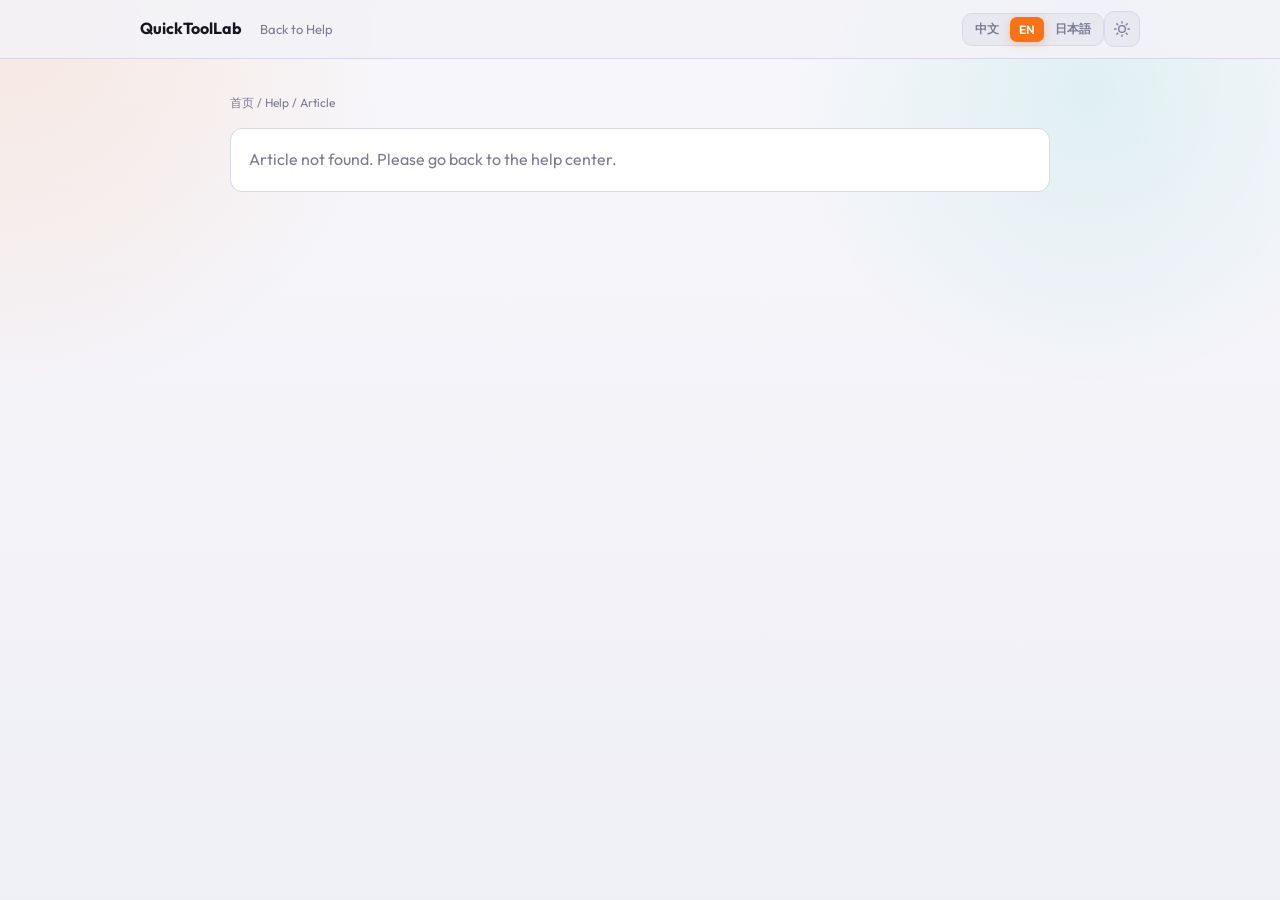
<file: help-article.html>
<!DOCTYPE html>
<html lang="zh">
<head>
    <meta charset="UTF-8">
    <meta name="viewport" content="width=device-width, initial-scale=1.0">
    <title>帮助文章 · QuickToolLab</title>
    <script>
        (function(){
            var t=localStorage.getItem('pc_theme')||(window.matchMedia('(prefers-color-scheme: dark)').matches?'dark':'light');
            var l=localStorage.getItem('pc_lang')||(navigator.language.startsWith('ja')?'ja':navigator.language.startsWith('zh')?'zh':'en');
            document.documentElement.setAttribute('data-theme',t);
            document.documentElement.lang=l;
        })();
    </script>
    <link rel="preconnect" href="https://fonts.googleapis.com">
    <link rel="preconnect" href="https://fonts.gstatic.com" crossorigin>
    <link href="https://fonts.googleapis.com/css2?family=Bebas+Neue&family=Outfit:wght@300;400;500;600&display=swap" rel="stylesheet">
    <link rel="stylesheet" href="/styles/common.css">

    <script async src="https://pagead2.googlesyndication.com/pagead/js/adsbygoogle.js?client=ca-pub-8586931911554867" crossorigin="anonymous"></script>

    <style>
        .nav{max-width:1040px;margin:0 auto;padding:10px 20px;display:flex;justify-content:space-between;align-items:center;gap:12px}
        .left{display:flex;gap:8px;align-items:center}
        .logo{text-decoration:none;color:var(--text);font-weight:700}
        .link{font-size:13px;color:var(--muted);text-decoration:none;padding:6px 10px;border-radius:8px}
        .link:hover{background:var(--surface2);color:var(--text)}

        main{max-width:860px;margin:0 auto;padding:34px 20px 90px}
        .crumb{font-size:12px;color:var(--muted);margin-bottom:16px}
        .crumb a{color:var(--muted);text-decoration:none}
        .crumb a:hover{color:var(--text)}
        .cat{display:inline-block;margin-bottom:10px;font-size:11px;letter-spacing:.08em;text-transform:uppercase;color:var(--accent2)}
        h1{font-size:32px;line-height:1.3;margin-bottom:20px}
        .card{background:var(--surface);border:1px solid var(--border);border-radius:14px;padding:18px}
        .line{font-size:15px;color:var(--muted);margin-bottom:12px}
        .line b{color:var(--accent2)}
        .empty{padding:18px;border:1px solid var(--border);background:var(--surface);border-radius:12px;color:var(--muted)}
        .review-ready{padding:20px;border:1px solid var(--border);background:var(--surface);border-radius:14px;color:var(--muted);line-height:1.8}
        .review-ready h1{font-size:28px;margin-bottom:12px;color:var(--text)}
        .review-ready ul{margin:12px 0 0 20px}
    </style>
    <meta name="description" id="meta-desc" content="QuickToolLab 帮助文章：提供 PixCrush、开发工具、格式转换、网络排查、安全边界和常用在线工具的使用说明。">
    <link rel="canonical" id="canonical" href="https://quicktoollab.top/help-article">
    <meta property="og:type" content="article">
    <meta property="og:url" id="og-url" content="https://quicktoollab.top/help-article">
    <meta property="og:title" id="og-title" content="帮助文章 · QuickToolLab">
    <meta property="og:description" id="og-desc" content="QuickToolLab 帮助文章：PixCrush、开发工具、格式转换、网络排查和安全边界说明。">
    <meta name="twitter:card" content="summary">
    <meta name="twitter:title" content="帮助文章 · QuickToolLab">
    <meta name="twitter:description" content="QuickToolLab 帮助文章">
    <meta name="google-adsense-account" content="ca-pub-8586931911554867">
</head>
<body>
<header>
    <div class="nav">
        <div class="left">
            <a class="logo" href="/">QuickToolLab</a>
            <a class="link" href="/help" data-i18n="back">返回帮助中心</a>
        </div>
        <div style="display:flex;align-items:center">
            <div class="lang-sw">
                <button type="button" class="lang-btn" data-lang="zh">中文</button>
                <button type="button" class="lang-btn" data-lang="en">EN</button>
                <button type="button" class="lang-btn" data-lang="ja">日本語</button>
            </div>
            <button type="button" class="theme-btn" id="theme-btn" aria-label="Theme">
                <svg class="icon-sun" width="16" height="16" viewBox="0 0 24 24" fill="none" stroke="currentColor" stroke-width="2" stroke-linecap="round"><circle cx="12" cy="12" r="5"/><line x1="12" y1="1" x2="12" y2="3"/><line x1="12" y1="21" x2="12" y2="23"/><line x1="4.22" y1="4.22" x2="5.64" y2="5.64"/><line x1="18.36" y1="18.36" x2="19.78" y2="19.78"/><line x1="1" y1="12" x2="3" y2="12"/><line x1="21" y1="12" x2="23" y2="12"/><line x1="4.22" y1="19.78" x2="5.64" y2="18.36"/><line x1="18.36" y1="5.64" x2="19.78" y2="4.22"/></svg>
                <svg class="icon-moon" width="16" height="16" viewBox="0 0 24 24" fill="none" stroke="currentColor" stroke-width="2" stroke-linecap="round"><path d="M21 12.79A9 9 0 1 1 11.21 3 7 7 0 0 0 21 12.79z"/></svg>
            </button>
        </div>
    </div>
</header>

<main>
    <div class="crumb"><a href="/">首页</a> / <a href="/help" data-i18n="help">帮助中心</a> / <span data-i18n="article">文章</span></div>
    <div id="article-host">
        <section class="review-ready">
            <h1>QuickToolLab 帮助文章</h1>
            <p>帮助中心提供 PixCrush 图片压缩、格式转换、JSON/正则/DNS 等开发工具使用说明。每篇文章都会说明适用场景、操作步骤和关键概念，帮助用户在打开外部工具前先理解它是否适合当前任务。</p>
            <ul>
                <li>PixCrush 相关内容强调本地处理、格式选择、质量参数和隐私边界。</li>
                <li>开发工具内容覆盖最小复现、接口调试、兼容性检查和安全注意事项。</li>
                <li>运维与网络内容用于快速判断 DNS、HTTP 请求、定时任务和数据库查看问题。</li>
            </ul>
        </section>
    </div>
</main>

<script src="/scripts/i18n.js"></script>
<script src="/scripts/common.js"></script>
<script>
/* ── Page-specific i18n keys ── */
const PAGE_I18N = {
    zh:{ back:'返回帮助中心', help:'帮助中心', article:'文章', intro:'介绍：', howto:'用法：', science:'科普：', checklist:'检查：', boundary:'边界：', notfound:'没有找到该文章，请返回帮助中心重新选择。', page_title:'帮助文章 · QuickToolLab' },
    en:{ back:'Back to Help', help:'Help', article:'Article', intro:'Intro: ', howto:'How to use: ', science:'Concept: ', checklist:'Check: ', boundary:'Boundary: ', notfound:'Article not found. Please go back to the help center.', page_title:'Help Article · QuickToolLab' },
    ja:{ back:'ヘルプへ戻る', help:'ヘルプ', article:'記事', intro:'紹介：', howto:'使い方：', science:'豆知識：', checklist:'確認：', boundary:'注意：', notfound:'記事が見つかりません。ヘルプセンターから選び直してください。', page_title:'ヘルプ記事 · QuickToolLab' }
};

let ARTICLES = [];

function getPageStrings() { return { ...I18N[lang], ...PAGE_I18N[lang] }; }

function getId(){ return new URLSearchParams(location.search).get('id') || ''; }
function localizeField(v){
    if (v == null) return '';
    if (typeof v === 'string') return v;
    return v[lang] || v.zh || v.en || v.ja || '';
}

function helpExtraText(a) {
    const title = localizeField(a.title);
    const copy = {
        zh: {
            check: `${title} 适合在实际操作前快速确认目标、限制和输出结果。建议先小范围测试，再把同样的步骤应用到正式文件或生产环境。`,
            boundary: '如果结果涉及账号权限、隐私数据、费用、线上发布或安全配置，请不要只依赖单个工具的输出；应结合官方文档、备份和人工复核。'
        },
        en: {
            check: `${title} is best used as a quick pre-task check for goals, limits, and expected output. Test on a small sample before applying the workflow to production files or live systems.`,
            boundary: 'If the result affects account permissions, private data, costs, publishing, or security settings, do not rely on a single tool output. Check official documentation, keep backups, and review manually.'
        },
        ja: {
            check: `${title} は、作業前に目的、制限、出力結果を確認するために役立ちます。本番ファイルや公開環境に適用する前に、小さな範囲で試してください。`,
            boundary: '権限、個人情報、費用、公開、セキュリティ設定に関わる場合は、一つのツール結果だけに頼らず、公式資料、バックアップ、人の確認を組み合わせてください。'
        }
    };
    return copy[lang] || copy.en;
}

async function loadData() {
    try {
        const res = await fetch('/content/help/index.json');
        if (!res.ok) throw new Error(`HTTP ${res.status}`);
        const data = await res.json();
        ARTICLES = Array.isArray(data) ? data : [];
    } catch (err) {
        ARTICLES = [];
        console.error('Failed to load help article data:', err);
    }
}

function renderArticle(){
    const t = getPageStrings();
    const id = getId();
    const a = ARTICLES.find(x => x.id === id);
    const host = document.getElementById('article-host');
    document.title = t.page_title;
    if (!a) {
        const missingUrl = 'https://quicktoollab.top/help-article' + (id ? '?id=' + encodeURIComponent(id) : '');
        document.getElementById('canonical').href = missingUrl;
        document.getElementById('og-url').content = missingUrl;
        document.getElementById('og-title').content = '404 · QuickToolLab';
        document.getElementById('og-desc').content = t.notfound;
        host.innerHTML = '<div class="empty">' + escapeHtml(t.notfound) + '</div>';
        return;
    }
    const title = localizeField(a.title);
    const desc = localizeField(a.intro);
    const url = 'https://quicktoollab.top/help-article?id=' + encodeURIComponent(a.id);
    const extra = helpExtraText(a);
    document.title = title + ' · QuickToolLab';
    document.getElementById('meta-desc').content = desc;
    document.getElementById('canonical').href = url;
    document.getElementById('og-url').content = url;
    document.getElementById('og-title').content = title + ' · QuickToolLab';
    document.getElementById('og-desc').content = desc;
    host.innerHTML = `
        <div class="cat">${escapeHtml(localizeField(a.cat))}</div>
        <h1>${escapeHtml(title)}</h1>
        <div class="card">
            <p class="line"><b>${escapeHtml(t.intro)}</b>${escapeHtml(localizeField(a.intro))}</p>
            <p class="line"><b>${escapeHtml(t.howto)}</b>${escapeHtml(localizeField(a.howto))}</p>
            <p class="line"><b>${escapeHtml(t.science)}</b>${escapeHtml(localizeField(a.science))}</p>
            <p class="line"><b>${escapeHtml(t.checklist || 'Check: ')}</b>${escapeHtml(extra.check)}</p>
            <p class="line"><b>${escapeHtml(t.boundary || 'Boundary: ')}</b>${escapeHtml(extra.boundary)}</p>
        </div>`;
}

function applyPageI18n() {
    const t = getPageStrings();
    document.querySelectorAll('[data-i18n]').forEach(el => {
        const k = el.dataset.i18n;
        if (t[k] != null) el.textContent = t[k];
    });
}

function onLangChange() {
    applyPageI18n();
    renderArticle();
}

document.addEventListener('DOMContentLoaded', () => {
    loadData().then(() => {
        applyPageI18n();
        renderArticle();
    });
});
</script>
</body>
</html>
</file>
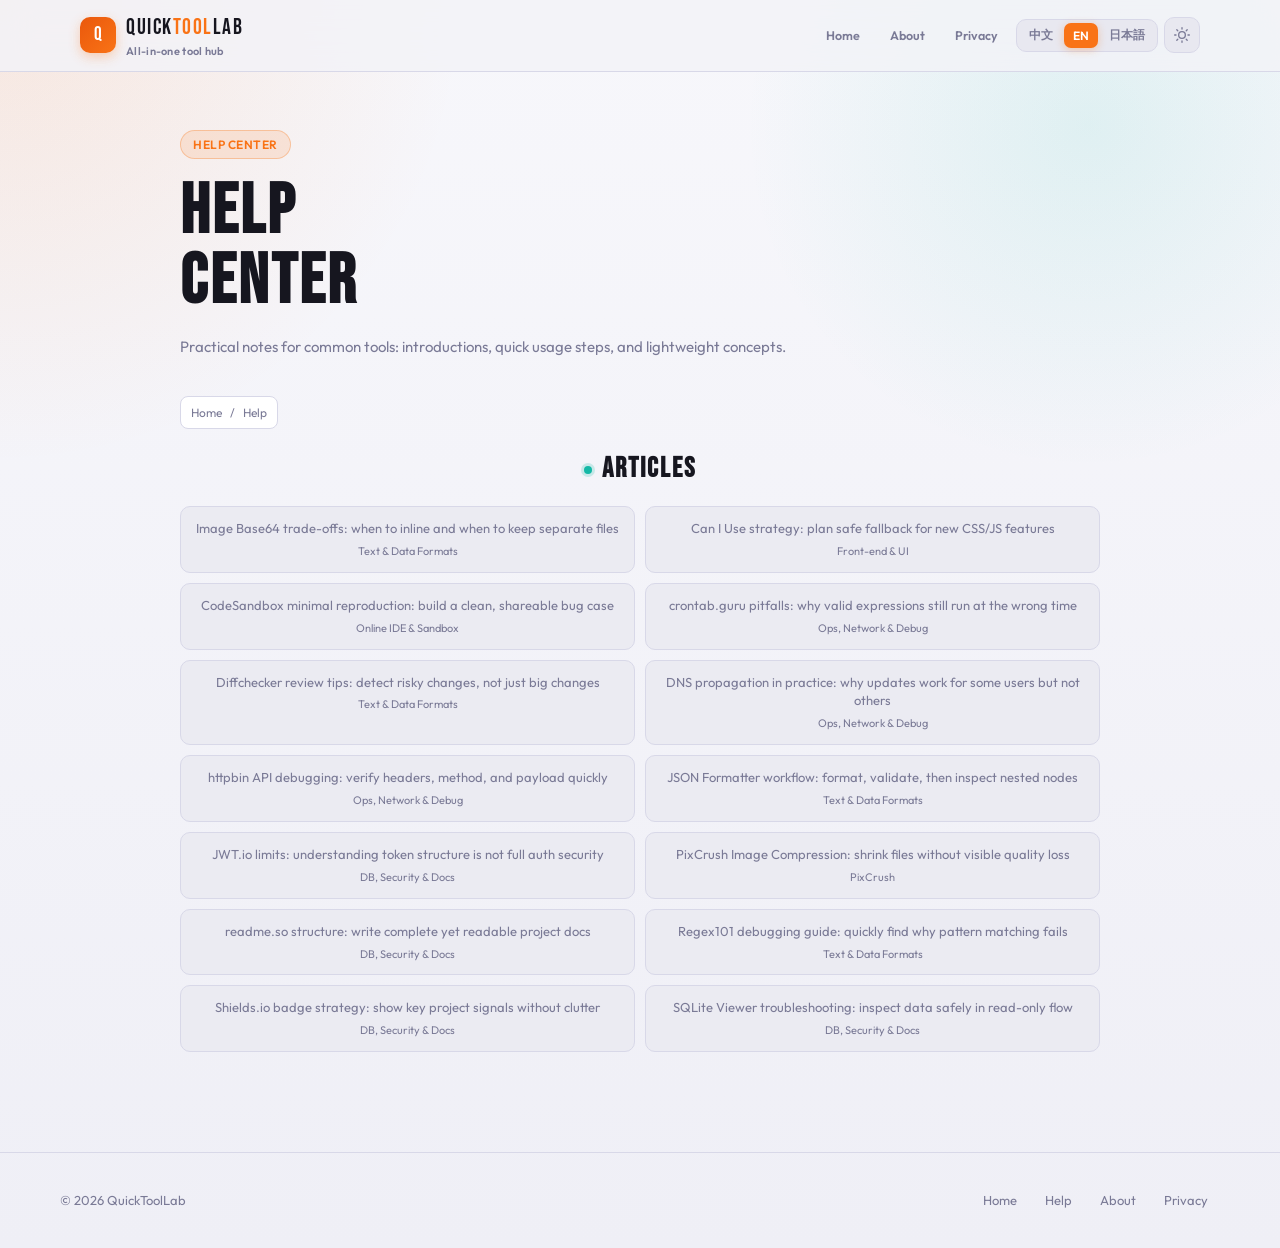
<file: help.html>
<!DOCTYPE html>
<html lang="zh">
<head>
    <title>帮助中心 · QuickToolLab</title>
    <meta charset="UTF-8">
    <script>
        (function(){
            var t=localStorage.getItem('pc_theme')||(window.matchMedia('(prefers-color-scheme: dark)').matches?'dark':'light');
            var l=localStorage.getItem('pc_lang')||(navigator.language.startsWith('ja')?'ja':navigator.language.startsWith('zh')?'zh':'en');
            document.documentElement.setAttribute('data-theme',t);
            document.documentElement.lang=l;
        })();
    </script>
    <meta name="viewport" content="width=device-width, initial-scale=1.0">
    <meta name="description" content="QuickToolLab 帮助中心：工具介绍、使用方法与实用科普。覆盖 PixCrush、格式转换、前端开发、运维网络、安全文档等常用工具。">
    <link rel="canonical" href="https://quicktoollab.top/help">
    <meta property="og:type" content="website">
    <meta property="og:url" content="https://quicktoollab.top/help">
    <meta property="og:title" content="帮助中心 · QuickToolLab">
    <meta property="og:description" content="QuickToolLab 帮助中心：PixCrush 使用说明、开发工具指南、格式转换、网络排查、安全边界与常见问题。">
    <meta name="twitter:card" content="summary">
    <meta name="twitter:title" content="帮助中心 · QuickToolLab">
    <meta name="twitter:description" content="查看 PixCrush 与常用开发工具的帮助文章、使用场景和基础概念。">
    <meta name="google-adsense-account" content="ca-pub-8586931911554867">
    <link rel="icon" href="data:image/svg+xml,<svg xmlns='http://www.w3.org/2000/svg' viewBox='0 0 32 32'><rect width='32' height='32' rx='8' fill='%230a0a10'/><path d='M8 10h6l4 6 6-6v14H8V10z' fill='none' stroke='%23f97316' stroke-width='2' stroke-linejoin='round'/><circle cx='11' cy='22' r='2' fill='%2322c55e'/></svg>">
    <link rel="preconnect" href="https://fonts.googleapis.com">
    <link rel="preconnect" href="https://fonts.gstatic.com" crossorigin>
    <link href="https://fonts.googleapis.com/css2?family=Bebas+Neue&family=Outfit:wght@300;400;500;600&display=swap" rel="stylesheet">
    <link rel="stylesheet" href="/styles/common.css">

    <script async src="https://pagead2.googlesyndication.com/pagead/js/adsbygoogle.js?client=ca-pub-8586931911554867" crossorigin="anonymous"></script>

    <style>
        main{position:relative;z-index:1;max-width:960px;margin:0 auto;padding:58px 20px 100px}
        .eyebrow{display:inline-flex;align-items:center;gap:6px;padding:4px 12px;border-radius:100px;border:1px solid rgba(249,115,22,.3);background:var(--accentlo);font-size:12px;font-weight:600;color:var(--accent);letter-spacing:.5px;text-transform:uppercase;margin-bottom:18px}
        .title{font-family:'Bebas Neue',sans-serif;font-size:clamp(40px,8vw,70px);letter-spacing:3px;line-height:1;background:linear-gradient(120deg,var(--text) 40%,var(--accent));-webkit-background-clip:text;-webkit-text-fill-color:transparent;background-clip:text;margin-bottom:16px}
        .lead{font-size:15px;color:var(--muted);line-height:1.8;margin-bottom:36px;max-width:720px}

        .crumb{
            display:inline-flex;
            gap:8px;
            align-items:center;
            border:1px solid var(--border);
            background:var(--surface);
            border-radius:8px;
            padding:6px 10px;
            margin-bottom:18px;
            font-size:12px;
            color:var(--muted);
        }
        .crumb a{color:var(--muted);text-decoration:none}
        .crumb a:hover{color:var(--text)}

        .section-head{display:flex;align-items:center;justify-content:center;gap:10px;margin-bottom:14px}
        .dot{width:8px;height:8px;border-radius:50%;background:var(--teal);box-shadow:0 0 0 3px rgba(20,184,166,.2)}
        .section-head h2{font-family:'Bebas Neue',sans-serif;font-size:28px;letter-spacing:2px;color:var(--text)}

        .help-shell{display:flex;flex-direction:column;gap:14px}

        .help-list{
            display:grid;
            grid-template-columns:1fr 1fr;
            gap:10px;
        }
        @media(max-width:760px){.help-list{grid-template-columns:1fr}}
        .help-item{
            width:100%;
            text-align:center;
            border:1px solid var(--border);
            background:color-mix(in srgb, var(--surface2) 88%, white);
            color:var(--muted);
            border-radius:10px;
            padding:12px 14px;
            cursor:pointer;
            font-size:13px;
            line-height:1.45;
            transition:border-color .2s, color .2s, background .2s;
            font-family:inherit;
            text-decoration:none;
            display:block;
        }
        .help-item:hover{color:var(--text);border-color:var(--accent2)}
        .help-item.active{
            color:var(--text);
            border-color:var(--accent);
            background:var(--accentlo);
        }
        .help-item small{
            display:block;
            margin-top:6px;
            font-size:11px;
            color:var(--muted);
        }

        .help-detail{
            background:var(--surface);
            border:1px solid var(--border);
            border-radius:14px;
            padding:18px 18px 16px;
        }
        .help-meta{
            font-size:11px;
            letter-spacing:.06em;
            text-transform:uppercase;
            color:var(--accent2);
            margin-bottom:8px;
        }
        .help-detail h3{
            font-size:22px;
            line-height:1.35;
            margin-bottom:14px;
        }
        .line{font-size:14px;color:var(--muted);line-height:1.9;margin:0 0 10px}
        .line b{color:var(--accent2)}

        .nav-link{padding:5px 12px;border-radius:8px;font-size:13px;font-weight:500;color:var(--muted);text-decoration:none;transition:color .2s,background .2s}
        .nav-link:hover{color:var(--text);background:var(--border)}
    </style>
</head>
<body>
<header>
    <div class="nav">
        <a href="/" class="logo">
            <div class="logo-mark">Q</div>
            <div>
                <div class="logo-name">QUICK<span>TOOL</span>LAB</div>
                <div class="logo-sub" data-i18n="brand_sub">综合在线工具站</div>
            </div>
        </a>
        <div class="nav-right">
            <div class="nav-links">
                <a href="/" class="nav-link" data-i18n="nav_home">首页</a>
                <a href="/about" class="nav-link" data-i18n="nav_about">关于</a>
                <a href="/privacy" class="nav-link" data-i18n="nav_privacy">隐私政策</a>
            </div>
            <button class="hamburger" type="button" aria-label="Menu"><span></span><span></span><span></span></button>
            <div class="nav-overlay"></div>
            <div class="lang-sw">
                <button type="button" class="lang-btn" data-lang="zh">中文</button>
                <button type="button" class="lang-btn" data-lang="en">EN</button>
                <button type="button" class="lang-btn" data-lang="ja">日本語</button>
            </div>
            <button type="button" class="theme-btn" id="theme-btn" aria-label="Theme">
                <svg class="icon-sun" width="16" height="16" viewBox="0 0 24 24" fill="none" stroke="currentColor" stroke-width="2" stroke-linecap="round"><circle cx="12" cy="12" r="5"/><line x1="12" y1="1" x2="12" y2="3"/><line x1="12" y1="21" x2="12" y2="23"/><line x1="4.22" y1="4.22" x2="5.64" y2="5.64"/><line x1="18.36" y1="18.36" x2="19.78" y2="19.78"/><line x1="1" y1="12" x2="3" y2="12"/><line x1="21" y1="12" x2="23" y2="12"/><line x1="4.22" y1="19.78" x2="5.64" y2="18.36"/><line x1="18.36" y1="5.64" x2="19.78" y2="4.22"/></svg>
                <svg class="icon-moon" width="16" height="16" viewBox="0 0 24 24" fill="none" stroke="currentColor" stroke-width="2" stroke-linecap="round"><path d="M21 12.79A9 9 0 1 1 11.21 3 7 7 0 0 0 21 12.79z"/></svg>
            </button>
        </div>
    </div>
</header>

<main>
    <div class="eyebrow" data-i18n="eyebrow">帮助中心</div>
    <h1 class="title" data-i18n="page_title">HELP<br>CENTER</h1>
    <p class="lead" data-i18n="page_lead">这里提供工具介绍、使用方法与实用科普。每篇都是可直接上手的短文，覆盖首页最常用的工具类型和代表工具。</p>

    <div class="crumb">
        <a href="/" data-i18n="nav_home">首页</a>
        <span>/</span>
        <span data-i18n="nav_help">帮助中心</span>
    </div>

    <div class="section-head"><span class="dot"></span><h2 data-i18n="article_list_title">文章列表</h2></div>
    <section class="help-shell">
        <div class="help-list" id="help-list" aria-label="Article list"></div>
    </section>
</main>

<footer>
    <div class="footer-inner">
        <span class="footer-copy">© <span id="y"></span> QuickToolLab</span>
        <div class="footer-links">
            <a href="/" data-i18n="nav_home">首页</a>
            <a href="/help" data-i18n="nav_help">帮助中心</a>
            <a href="/about" data-i18n="nav_about">关于</a>
            <a href="/privacy" data-i18n="nav_privacy">隐私政策</a>
        </div>
    </div>
</footer>

<script src="/scripts/i18n.js"></script>
<script src="/scripts/common.js"></script>
<script>
/* ── Page-specific i18n keys ── */
const PAGE_I18N = {
    zh:{
        eyebrow:'帮助中心',
        page_title:'HELP<br>CENTER',
        page_lead:'这里提供工具介绍、使用方法与实用科普。每篇都是可直接上手的短文，覆盖首页最常用的工具类型和代表工具。',
        article_list_title:'文章列表',
        page_title_tag:'帮助中心 · QuickToolLab'
    },
    en:{
        eyebrow:'Help Center',
        page_title:'HELP<br>CENTER',
        page_lead:'Practical notes for common tools: introductions, quick usage steps, and lightweight concepts.',
        article_list_title:'Articles',
        page_title_tag:'Help Center · QuickToolLab'
    },
    ja:{
        eyebrow:'ヘルプセンター',
        page_title:'HELP<br>CENTER',
        page_lead:'よく使うツールの紹介・使い方・基礎知識を短い記事でまとめています。',
        article_list_title:'記事一覧',
        page_title_tag:'ヘルプセンター · QuickToolLab'
    }
};

let ARTICLES = [];

function getPageStrings() { return { ...I18N[lang], ...PAGE_I18N[lang] }; }

function localizeField(v) {
    if (v == null) return '';
    if (typeof v === 'string') return v;
    return v[lang] || v.zh || v.en || v.ja || '';
}

async function loadData() {
    try {
        const res = await fetch('/content/help/index.json');
        if (!res.ok) throw new Error(`HTTP ${res.status}`);
        const data = await res.json();
        ARTICLES = Array.isArray(data) ? data : [];
    } catch (err) {
        ARTICLES = [];
        console.error('Failed to load help data:', err);
    }
}

function renderArticleList() {
    const host = document.getElementById('help-list');
    host.innerHTML = ARTICLES.map(a => `
        <a class="help-item" href="/help-article?id=${encodeURIComponent(a.id)}">
            ${escapeHtml(localizeField(a.title))}
            <small>${escapeHtml(localizeField(a.cat))}</small>
        </a>
    `).join('');
}

function applyPageI18n() {
    const t = getPageStrings();
    document.title = t.page_title_tag;
    document.querySelectorAll('[data-i18n]').forEach(el => {
        const k = el.dataset.i18n;
        if (t[k] != null) el.innerHTML = t[k];
    });
}

function onLangChange() {
    applyPageI18n();
    renderArticleList();
}

document.addEventListener('DOMContentLoaded', () => {
    loadData().then(() => {
        applyPageI18n();
        renderArticleList();
    });
});
</script>
</body>
</html>
</file>
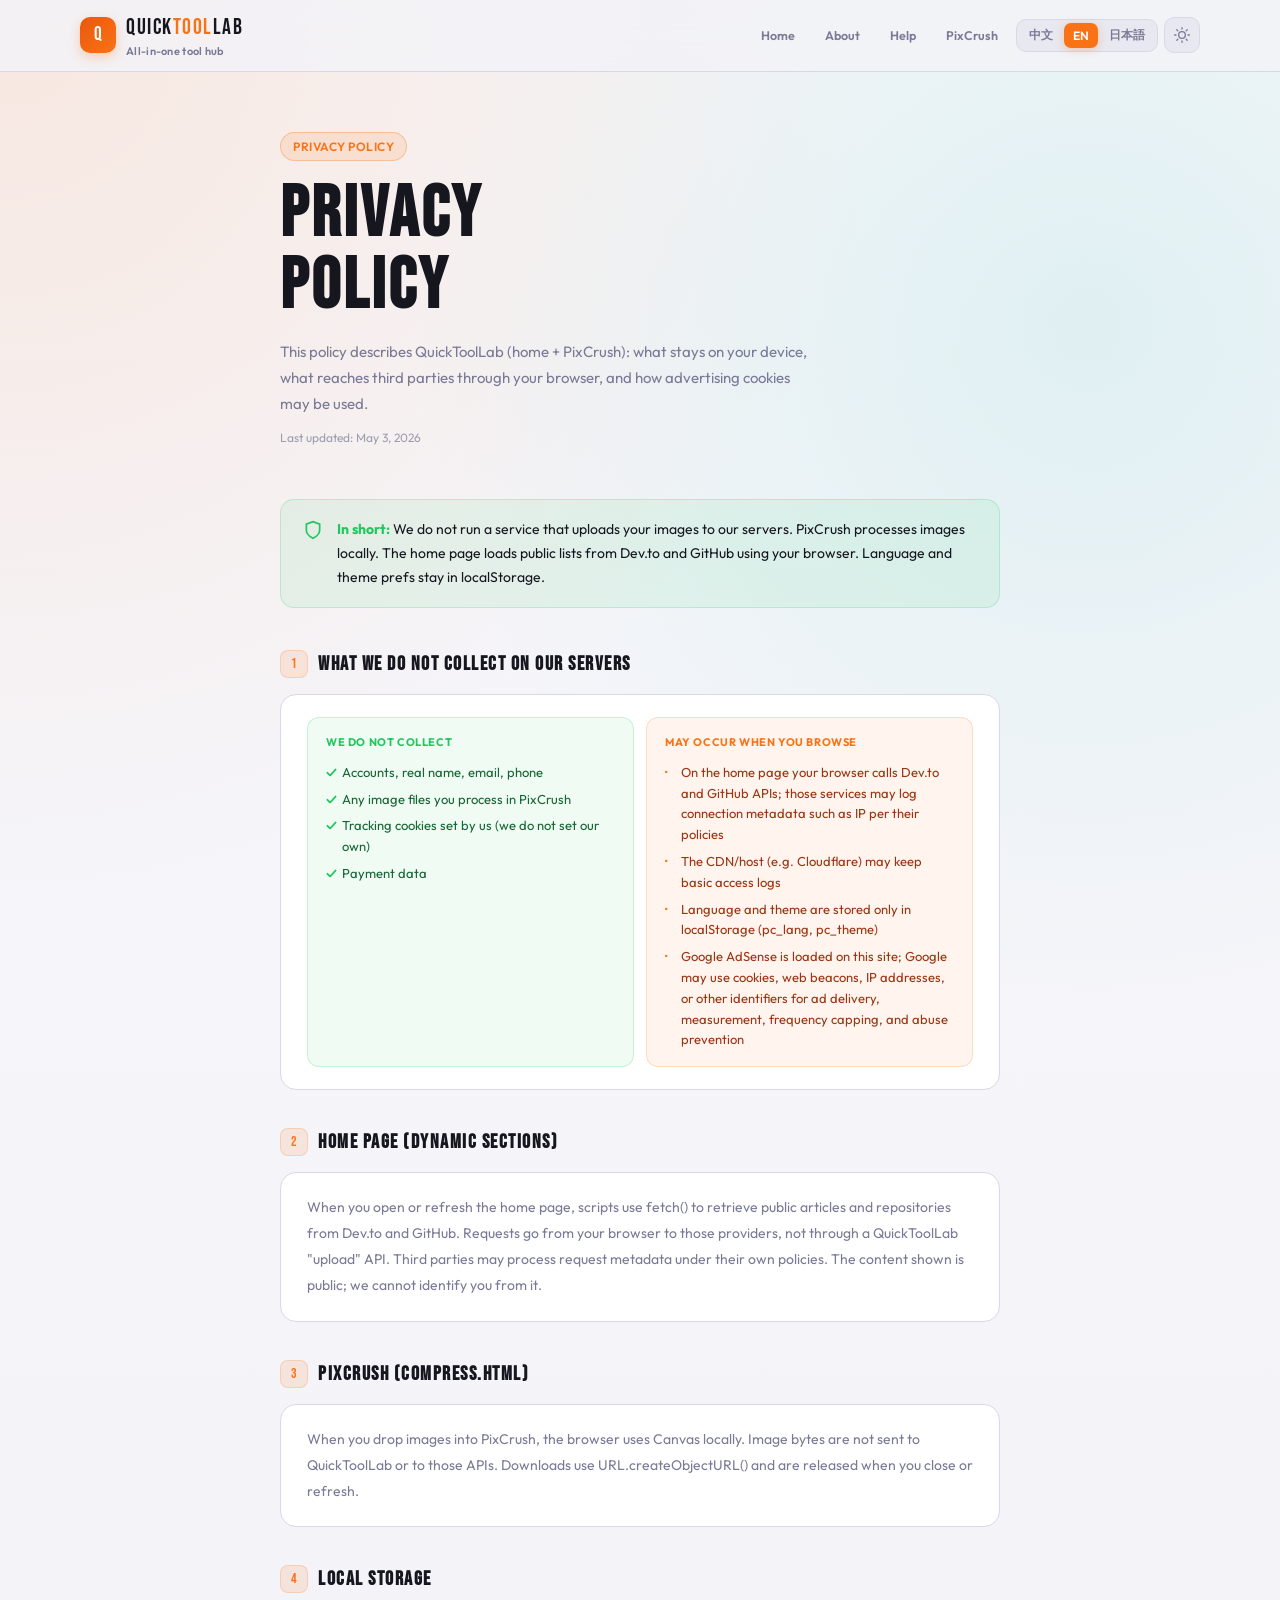
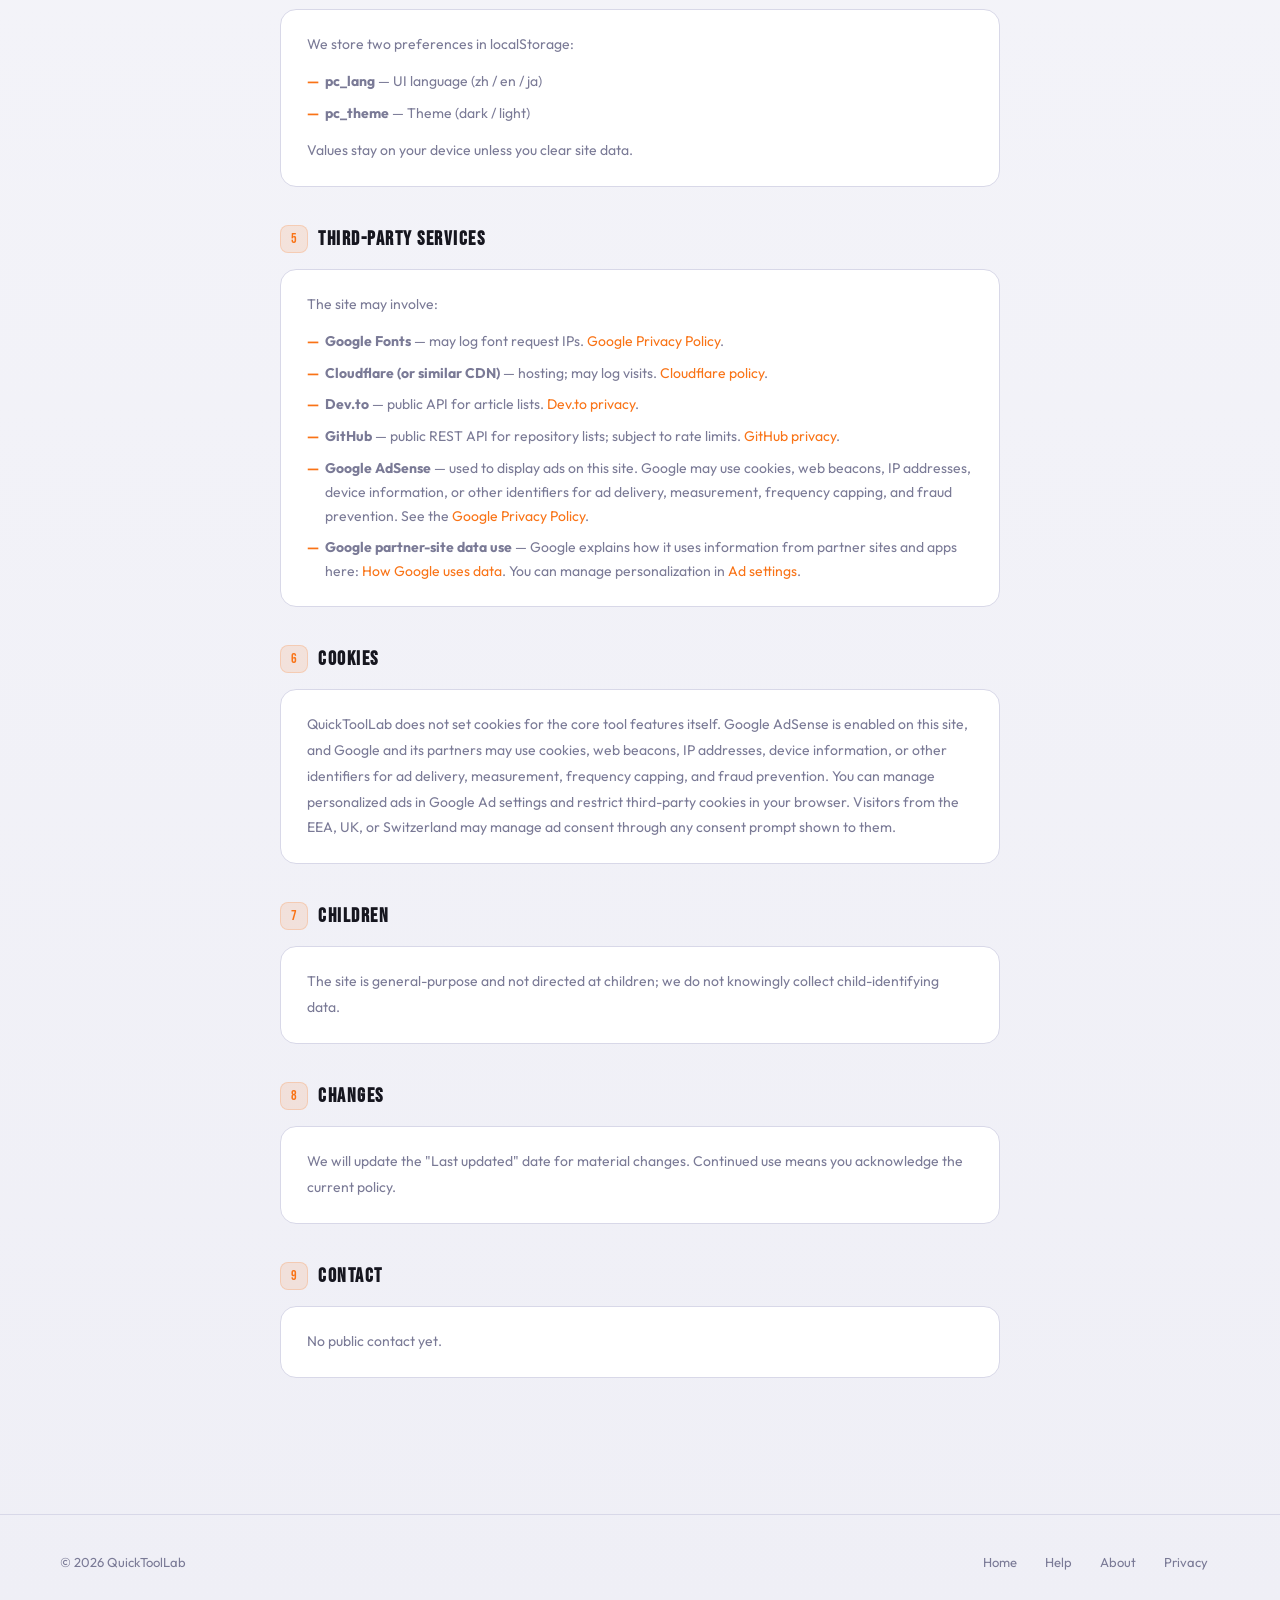
<file: privacy.html>
<!DOCTYPE html>
<html lang="zh">
<head>
    <title>隐私政策 · QuickToolLab</title>
    <meta charset="UTF-8">
    <script>
        (function(){
            var t=localStorage.getItem('pc_theme')||(window.matchMedia('(prefers-color-scheme: dark)').matches?'dark':'light');
            var l=localStorage.getItem('pc_lang')||(navigator.language.startsWith('ja')?'ja':navigator.language.startsWith('zh')?'zh':'en');
            document.documentElement.setAttribute('data-theme',t);
            document.documentElement.lang=l;
        })();
    </script>
    <meta name="viewport" content="width=device-width, initial-scale=1.0">
    <meta name="description" content="QuickToolLab 隐私政策：说明首页 API 请求、PixCrush 本地处理、localStorage 与第三方服务（字体、CDN、Dev.to、GitHub、广告）。">
    <link rel="canonical" href="https://quicktoollab.top/privacy">
    <meta property="og:type" content="website">
    <meta property="og:url" content="https://quicktoollab.top/privacy">
    <meta property="og:title" content="隐私政策 · QuickToolLab">
    <meta property="og:description" content="QuickToolLab 隐私政策：本地工具与动态内容的数据说明。">
    <meta name="twitter:card" content="summary">
    <meta name="twitter:title" content="隐私政策 · QuickToolLab">
    <meta name="twitter:description" content="QuickToolLab 隐私政策。">
    <meta name="google-adsense-account" content="ca-pub-8586931911554867">
    <link rel="icon" href="data:image/svg+xml,<svg xmlns='http://www.w3.org/2000/svg' viewBox='0 0 32 32'><rect width='32' height='32' rx='8' fill='%230a0a10'/><path d='M8 10h6l4 6 6-6v14H8V10z' fill='none' stroke='%23f97316' stroke-width='2' stroke-linejoin='round'/><circle cx='11' cy='22' r='2' fill='%2322c55e'/></svg>">
    <link rel="preconnect" href="https://fonts.googleapis.com">
    <link rel="preconnect" href="https://fonts.gstatic.com" crossorigin>
    <link href="https://fonts.googleapis.com/css2?family=Bebas+Neue&family=Outfit:wght@300;400;500;600&display=swap" rel="stylesheet">
    <link rel="stylesheet" href="/styles/common.css">

    <script async src="https://pagead2.googlesyndication.com/pagead/js/adsbygoogle.js?client=ca-pub-8586931911554867" crossorigin="anonymous"></script>

    <style>
        .nav-link{padding:5px 12px;border-radius:8px;font-size:13px;font-weight:500;color:var(--muted);text-decoration:none;transition:color .2s,background .2s;}
        .nav-link:hover{color:var(--text);background:var(--border);}

        main{position:relative;z-index:1;max-width:760px;margin:0 auto;padding:60px 20px 100px;}

        .page-eyebrow{display:inline-flex;align-items:center;gap:6px;padding:4px 12px;border-radius:100px;border:1px solid rgba(249,115,22,.3);background:var(--accentlo);font-size:12px;font-weight:600;color:var(--accent);letter-spacing:.5px;text-transform:uppercase;margin-bottom:18px;}
        .page-title{font-family:'Bebas Neue',sans-serif;font-size:clamp(42px,8vw,72px);letter-spacing:3px;line-height:1;background:linear-gradient(120deg,var(--text) 40%,var(--accent));-webkit-background-clip:text;-webkit-text-fill-color:transparent;background-clip:text;margin-bottom:16px;}
        .page-lead{font-size:15px;color:var(--muted);max-width:540px;line-height:1.75;margin-bottom:10px;}
        .update-date{font-size:12px;color:var(--muted);margin-bottom:52px;opacity:.7;}

        .highlight-banner{background:rgba(34,197,94,.08);border:1px solid rgba(34,197,94,.2);border-radius:14px;padding:18px 22px;margin-bottom:40px;display:flex;gap:14px;align-items:flex-start;}
        .highlight-banner svg{color:var(--green);flex-shrink:0;margin-top:2px;}
        .highlight-banner p{font-size:14px;color:var(--text);line-height:1.7;}
        .highlight-banner strong{color:var(--green);}

        .section{margin-bottom:36px;}
        .section-header{display:flex;align-items:center;gap:10px;margin-bottom:14px;}
        .section-num{width:28px;height:28px;border-radius:8px;background:var(--accentlo);border:1px solid rgba(249,115,22,.2);display:flex;align-items:center;justify-content:center;font-family:'Bebas Neue',sans-serif;font-size:14px;color:var(--accent);flex-shrink:0;}
        .section h2{font-family:'Bebas Neue',sans-serif;font-size:20px;letter-spacing:1.5px;color:var(--text);}

        .card{background:var(--surface);border:1px solid var(--border);border-radius:16px;padding:22px 26px;}
        .card p{font-size:14px;color:var(--muted);line-height:1.85;margin-bottom:12px;}
        .card p:last-child{margin-bottom:0;}
        .card ul{list-style:none;padding:0;display:flex;flex-direction:column;gap:8px;}
        .card ul li{font-size:14px;color:var(--muted);line-height:1.7;padding-left:18px;position:relative;}
        .card ul li::before{content:'—';position:absolute;left:0;color:var(--accent);font-weight:700;}
        .card a{color:var(--accent);text-decoration:none;}
        .card a:hover{text-decoration:underline;}

        .yes-no-grid{display:grid;grid-template-columns:1fr 1fr;gap:12px;}
        @media(max-width:500px){.yes-no-grid{grid-template-columns:1fr;}}
        .yn-card{border-radius:12px;padding:16px 18px;}
        .yn-card.no{background:rgba(34,197,94,.07);border:1px solid rgba(34,197,94,.2);}
        .yn-card.warn{background:rgba(249,115,22,.07);border:1px solid rgba(249,115,22,.2);}
        .yn-label{font-size:11px;font-weight:700;letter-spacing:.6px;text-transform:uppercase;margin-bottom:10px;}
        .yn-card.no .yn-label{color:var(--green);}
        .yn-card.warn .yn-label{color:var(--accent);}
        .yn-card ul{list-style:none;padding:0;display:flex;flex-direction:column;gap:6px;}
        .yn-card ul li{font-size:13px;line-height:1.6;padding-left:16px;position:relative;}
        .yn-card.no ul li{color:#86efac;}
        .yn-card.warn ul li{color:var(--accent2);}
        .yn-card ul li::before{position:absolute;left:0;}
        .yn-card.no ul li::before{content:'✓';color:var(--green);}
        .yn-card.warn ul li::before{content:'·';color:var(--accent);}
        [data-theme="light"] .yn-card.no ul li{color:#166534;}
        [data-theme="light"] .yn-card.warn ul li{color:#9a3412;}
    </style>
</head>
<body>
<header>
    <div class="nav">
        <a href="/" class="logo">
            <div class="logo-mark">Q</div>
            <div>
                <div class="logo-name">QUICK<span>TOOL</span>LAB</div>
                <div class="logo-sub" data-i18n="brand_sub">综合在线工具站</div>
            </div>
        </a>
        <div class="nav-right">
            <div class="nav-links">
                <a href="/" class="nav-link" data-i18n="nav_home">首页</a>
                <a href="/about" class="nav-link" data-i18n="nav_about">关于</a>
                <a href="/help" class="nav-link" data-i18n="nav_help">帮助中心</a>
                <a href="/compress" class="nav-link">PixCrush</a>
            </div>
            <button class="hamburger" type="button" aria-label="Menu"><span></span><span></span><span></span></button>
            <div class="nav-overlay"></div>
            <div class="lang-sw">
                <button type="button" class="lang-btn" data-lang="zh">中文</button>
                <button type="button" class="lang-btn" data-lang="en">EN</button>
                <button type="button" class="lang-btn" data-lang="ja">日本語</button>
            </div>
            <button type="button" class="theme-btn" id="theme-btn" aria-label="Theme">
                <svg class="icon-sun" width="16" height="16" viewBox="0 0 24 24" fill="none" stroke="currentColor" stroke-width="2" stroke-linecap="round"><circle cx="12" cy="12" r="5"/><line x1="12" y1="1" x2="12" y2="3"/><line x1="12" y1="21" x2="12" y2="23"/><line x1="4.22" y1="4.22" x2="5.64" y2="5.64"/><line x1="18.36" y1="18.36" x2="19.78" y2="19.78"/><line x1="1" y1="12" x2="3" y2="12"/><line x1="21" y1="12" x2="23" y2="12"/><line x1="4.22" y1="19.78" x2="5.64" y2="18.36"/><line x1="18.36" y1="5.64" x2="19.78" y2="4.22"/></svg>
                <svg class="icon-moon" width="16" height="16" viewBox="0 0 24 24" fill="none" stroke="currentColor" stroke-width="2" stroke-linecap="round"><path d="M21 12.79A9 9 0 1 1 11.21 3 7 7 0 0 0 21 12.79z"/></svg>
            </button>
        </div>
    </div>
</header>

<main>
    <div style="animation:up .45s ease both;">
        <div class="page-eyebrow" data-i18n="eyebrow">隐私政策</div>
        <h1 class="page-title" data-i18n="page_title">PRIVACY<br>POLICY</h1>
        <p class="page-lead" data-i18n="page_lead">本政策说明 QuickToolLab（含首页与 PixCrush 子页）如何处理数据、广告 Cookie 与第三方服务：哪些在本地完成，哪些会经浏览器访问第三方。</p>
        <p class="update-date" data-i18n="update_date">最后更新：2026 年 5 月 3 日</p>
    </div>

    <div class="highlight-banner">
        <svg width="20" height="20" viewBox="0 0 24 24" fill="none" stroke="currentColor" stroke-width="2"><path d="M12 22s8-4 8-10V5l-8-3-8 3v7c0 6 8 10 8 10z"/></svg>
        <p data-i18n="tldr"></p>
    </div>

    <div class="section">
        <div class="section-header"><div class="section-num">1</div><h2 data-i18n="s1_title">我们不经由 QuickToolLab 服务器收集的内容</h2></div>
        <div class="card">
            <div class="yes-no-grid">
                <div class="yn-card no">
                    <div class="yn-label" data-i18n="not_collected">本站不收集</div>
                    <ul>
                        <li data-i18n="nc1">注册账号、姓名、邮箱、手机号</li>
                        <li data-i18n="nc2">你在 PixCrush 中处理的任何图片文件</li>
                        <li data-i18n="nc3">用于追踪个人身份的 Cookie（本站自身不设置）</li>
                        <li data-i18n="nc4">支付信息</li>
                    </ul>
                </div>
                <div class="yn-card warn">
                    <div class="yn-label" data-i18n="may_happen">访问时可能发生</div>
                    <ul>
                        <li data-i18n="mh1">浏览首页时，浏览器会向 Dev.to、GitHub 请求公开接口以展示列表；你的 IP 等连接信息可能按对方政策被记录</li>
                        <li data-i18n="mh2">CDN / 托管方（如 Cloudflare）可能产生基础访问日志</li>
                        <li data-i18n="mh3">语言与主题偏好仅保存在本机 localStorage（pc_lang、pc_theme）</li>
                        <li data-i18n="mh4">本站已加载 Google AdSense；Google 可能使用 Cookie、网络信标、IP 地址或其他标识符来投放、衡量和防止广告滥用</li>
                    </ul>
                </div>
            </div>
        </div>
    </div>

    <div class="section">
        <div class="section-header"><div class="section-num">2</div><h2 data-i18n="s2_title">首页（动态内容区）</h2></div>
        <div class="card">
            <p data-i18n="s2_p1">当你打开或刷新首页时，页面中的 JavaScript 会使用 <code style="background:var(--surface2);padding:1px 6px;border-radius:4px;font-size:13px;">fetch</code> 从 Dev.to、GitHub 等获取文章与仓库列表。这些请求从你的浏览器直接发往第三方，不经过我们自建的「上传用户图片」类接口。第三方可能根据其隐私政策处理请求元数据（如 IP）。展示的内容为公开数据，我们无法获知你的个人身份。</p>
        </div>
    </div>

    <div class="section">
        <div class="section-header"><div class="section-num">3</div><h2 data-i18n="s3_title">PixCrush 页面（compress.html）</h2></div>
        <div class="card">
            <p data-i18n="s3_p1">在 PixCrush 中拖入图片后，浏览器使用 Canvas 在本地完成解码、缩放与重新编码，不向 QuickToolLab 或第三方发送图片内容。下载链接通过 <code style="background:var(--surface2);padding:1px 6px;border-radius:4px;font-size:13px;">URL.createObjectURL()</code> 生成，关闭或刷新页面后由浏览器释放。</p>
        </div>
    </div>

    <div class="section">
        <div class="section-header"><div class="section-num">4</div><h2 data-i18n="s4_title">本地存储（localStorage）</h2></div>
        <div class="card">
            <p data-i18n="s4_p1">全站使用 localStorage 保存两项偏好：</p>
            <ul>
                <li data-i18n="ls1"></li>
                <li data-i18n="ls2"></li>
            </ul>
            <p style="margin-top:12px;" data-i18n="s4_p2">上述键值仅存于你的浏览器，不会自动同步到我们的服务器。你可随时在浏览器中清除站点数据。</p>
        </div>
    </div>

    <div class="section">
        <div class="section-header"><div class="section-num">5</div><h2 data-i18n="s5_title">第三方服务</h2></div>
        <div class="card">
            <p data-i18n="s5_p1">本站可能涉及以下第三方：</p>
            <ul>
                <li data-i18n="tp1"></li>
                <li data-i18n="tp2"></li>
                <li data-i18n="tp3"></li>
                <li data-i18n="tp4"></li>
                <li data-i18n="tp5"></li>
                <li data-i18n="tp6"></li>
            </ul>
        </div>
    </div>

    <div class="section">
        <div class="section-header"><div class="section-num">6</div><h2 data-i18n="s6_title">Cookie</h2></div>
        <div class="card">
            <p data-i18n="s6_p1">QuickToolLab 自身不为核心工具功能设置 Cookie。本站已启用 Google AdSense，Google 及其合作伙伴可能使用 Cookie、网络信标、IP 地址、设备信息或其他标识符来投放广告、衡量效果、限制频次并防止欺诈。你可以通过 Google 广告设置管理个性化广告，也可以在浏览器中限制第三方 Cookie。来自欧洲经济区、英国或瑞士的访问者如看到同意提示，可按提示管理广告同意状态。</p>
        </div>
    </div>

    <div class="section">
        <div class="section-header"><div class="section-num">7</div><h2 data-i18n="s7_title">未成年人</h2></div>
        <div class="card">
            <p data-i18n="s7_p1">本站为通用信息与工具导航，不面向儿童做营销，也不主动收集可识别未成年人身份的数据。</p>
        </div>
    </div>

    <div class="section">
        <div class="section-header"><div class="section-num">8</div><h2 data-i18n="s8_title">政策变更</h2></div>
        <div class="card">
            <p data-i18n="s8_p1">重大变更时我们会更新本页顶部的「最后更新」日期。继续使用本站即表示你知悉当前版本。</p>
        </div>
    </div>

    <div class="section">
        <div class="section-header"><div class="section-num">9</div><h2 data-i18n="s9_title">联系我们</h2></div>
        <div class="card">
            <p data-i18n="s9_p1">暂无公开联系方式。</p>
        </div>
    </div>
</main>

<footer>
    <div class="footer-inner">
        <span class="footer-copy">© <span id="y"></span> QuickToolLab</span>
        <div class="footer-links">
            <a href="/" data-i18n="nav_home">首页</a>
            <a href="/help" data-i18n="nav_help">帮助中心</a>
            <a href="/about" data-i18n="nav_about">关于</a>
            <a href="/privacy" data-i18n="nav_privacy">隐私政策</a>
        </div>
    </div>
</footer>

<script src="/scripts/i18n.js"></script>
<script src="/scripts/common.js"></script>
<script>
/* ── Page-specific i18n keys ── */
const PAGE_I18N = {
    zh:{
        eyebrow:'隐私政策', page_title:'PRIVACY<br>POLICY',
        page_lead:'本政策说明 QuickToolLab（含首页与 PixCrush 子页）如何处理数据、广告 Cookie 与第三方服务：哪些在本地完成，哪些会经浏览器访问第三方。',
        update_date:'最后更新：2026 年 5 月 3 日',
        tldr:'<strong>简而言之：</strong>我们不运营「用户上传图片到服务器」的服务。PixCrush 仅在本地处理图片；首页展示的文章与仓库列表由浏览器向 Dev.to、GitHub 请求公开数据。语言与主题存在你的浏览器本地。',
        s1_title:'我们不经由 QuickToolLab 服务器收集的内容',
        not_collected:'本站不收集', may_happen:'访问时可能发生',
        nc1:'注册账号、姓名、邮箱、手机号', nc2:'你在 PixCrush 中处理的任何图片文件',
        nc3:'用于追踪个人身份的 Cookie（本站自身不设置）', nc4:'支付信息',
        mh1:'浏览首页时，浏览器会向 Dev.to、GitHub 请求公开接口以展示列表；你的 IP 等连接信息可能按对方政策被记录',
        mh2:'CDN / 托管方（如 Cloudflare）可能产生基础访问日志',
        mh3:'语言与主题偏好仅保存在本机 localStorage（pc_lang、pc_theme）',
        mh4:'本站已加载 Google AdSense；Google 可能使用 Cookie、网络信标、IP 地址或其他标识符来投放、衡量和防止广告滥用',
        s2_title:'首页（动态内容区）',
        s2_p1:'当你打开或刷新首页时，页面中的 JavaScript 会使用 fetch 从 Dev.to、GitHub 等获取文章与仓库列表。这些请求从你的浏览器直接发往第三方，不经过我们自建的「上传用户图片」类接口。第三方可能根据其隐私政策处理请求元数据（如 IP）。展示的内容为公开数据，我们无法获知你的个人身份。',
        s3_title:'PixCrush 页面（compress.html）',
        s3_p1:'在 PixCrush 中拖入图片后，浏览器使用 Canvas 在本地完成解码、缩放与重新编码，不向 QuickToolLab 或第三方发送图片内容。下载链接通过 URL.createObjectURL() 生成，关闭或刷新页面后由浏览器释放。',
        s4_title:'本地存储（localStorage）',
        s4_p1:'全站使用 localStorage 保存两项偏好：',
        ls1:'<strong>pc_lang</strong> — 界面语言（zh / en / ja）',
        ls2:'<strong>pc_theme</strong> — 主题（dark / light）',
        s4_p2:'上述键值仅存于你的浏览器，不会自动同步到我们的服务器。你可随时在浏览器中清除站点数据。',
        s5_title:'第三方服务',
        s5_p1:'本站可能涉及以下第三方：',
        tp1:'<strong>Google Fonts</strong> — 加载字体；Google 可能记录字体请求的 IP。见 <a href="https://policies.google.com/privacy" target="_blank" rel="noopener">Google 隐私政策</a>。',
        tp2:'<strong>Cloudflare（或同类 CDN）</strong> — 静态站点托管与加速；可能记录访问日志。见 <a href="https://www.cloudflare.com/privacypolicy/" target="_blank" rel="noopener">Cloudflare 隐私政策</a>。',
        tp3:'<strong>Dev.to</strong> — 首页文章列表来自其公开 API；请求自你的浏览器发出。见 <a href="https://dev.to/privacy" target="_blank" rel="noopener">Dev.to 隐私说明</a>。',
        tp4:'<strong>GitHub</strong> — 首页仓库列表来自 GitHub REST API；请求自你的浏览器发出，并受匿名接口频率限制。见 <a href="https://docs.github.com/en/site-policy/privacy-policies/github-privacy-statement" target="_blank" rel="noopener">GitHub 隐私声明</a>。',
        tp5:'<strong>Google AdSense</strong> — 本站用于展示广告。Google 可能使用 Cookie、网络信标、IP 地址、设备信息或其他标识符来投放广告、衡量效果、限制频次并防止欺诈。见 <a href="https://policies.google.com/privacy" target="_blank" rel="noopener">Google 隐私政策</a>。',
        tp6:'<strong>Google 合作伙伴数据使用</strong> — Google 说明其如何使用合作伙伴网站或应用中的信息：<a href="https://policies.google.com/technologies/partner-sites" target="_blank" rel="noopener">Google 如何使用数据</a>；你也可以在 <a href="https://adssettings.google.com/" target="_blank" rel="noopener">广告设置</a> 中管理个性化广告。',
        s6_title:'Cookie',
        s6_p1:'QuickToolLab 自身不为核心工具功能设置 Cookie。本站已启用 Google AdSense，Google 及其合作伙伴可能使用 Cookie、网络信标、IP 地址、设备信息或其他标识符来投放广告、衡量效果、限制频次并防止欺诈。你可以通过 Google 广告设置管理个性化广告，也可以在浏览器中限制第三方 Cookie。来自欧洲经济区、英国或瑞士的访问者如看到同意提示，可按提示管理广告同意状态。',
        s7_title:'未成年人',
        s7_p1:'本站为通用信息与工具导航，不面向儿童做营销，也不主动收集可识别未成年人身份的数据。',
        s8_title:'政策变更',
        s8_p1:'重大变更时我们会更新本页顶部的「最后更新」日期。继续使用本站即表示你知悉当前版本。',
        s9_title:'联系我们',
        s9_p1:'暂无公开联系方式。',
        page_title_tag:'隐私政策 · QuickToolLab',
    },
    en:{
        eyebrow:'Privacy Policy', page_title:'PRIVACY<br>POLICY',
        page_lead:'This policy describes QuickToolLab (home + PixCrush): what stays on your device, what reaches third parties through your browser, and how advertising cookies may be used.',
        update_date:'Last updated: May 3, 2026',
        tldr:'<strong>In short:</strong> We do not run a service that uploads your images to our servers. PixCrush processes images locally. The home page loads public lists from Dev.to and GitHub using your browser. Language and theme prefs stay in localStorage.',
        s1_title:'What we do not collect on our servers',
        not_collected:'We do not collect', may_happen:'May occur when you browse',
        nc1:'Accounts, real name, email, phone', nc2:'Any image files you process in PixCrush',
        nc3:'Tracking cookies set by us (we do not set our own)', nc4:'Payment data',
        mh1:'On the home page your browser calls Dev.to and GitHub APIs; those services may log connection metadata such as IP per their policies',
        mh2:'The CDN/host (e.g. Cloudflare) may keep basic access logs',
        mh3:'Language and theme are stored only in localStorage (pc_lang, pc_theme)',
        mh4:'Google AdSense is loaded on this site; Google may use cookies, web beacons, IP addresses, or other identifiers for ad delivery, measurement, frequency capping, and abuse prevention',
        s2_title:'Home page (dynamic sections)',
        s2_p1:'When you open or refresh the home page, scripts use fetch() to retrieve public articles and repositories from Dev.to and GitHub. Requests go from your browser to those providers, not through a QuickToolLab "upload" API. Third parties may process request metadata under their own policies. The content shown is public; we cannot identify you from it.',
        s3_title:'PixCrush (compress.html)',
        s3_p1:'When you drop images into PixCrush, the browser uses Canvas locally. Image bytes are not sent to QuickToolLab or to those APIs. Downloads use URL.createObjectURL() and are released when you close or refresh.',
        s4_title:'Local storage',
        s4_p1:'We store two preferences in localStorage:',
        ls1:'<strong>pc_lang</strong> — UI language (zh / en / ja)',
        ls2:'<strong>pc_theme</strong> — Theme (dark / light)',
        s4_p2:'Values stay on your device unless you clear site data.',
        s5_title:'Third-party services',
        s5_p1:'The site may involve:',
        tp1:'<strong>Google Fonts</strong> — may log font request IPs. <a href="https://policies.google.com/privacy" target="_blank" rel="noopener">Google Privacy Policy</a>.',
        tp2:'<strong>Cloudflare (or similar CDN)</strong> — hosting; may log visits. <a href="https://www.cloudflare.com/privacypolicy/" target="_blank" rel="noopener">Cloudflare policy</a>.',
        tp3:'<strong>Dev.to</strong> — public API for article lists. <a href="https://dev.to/privacy" target="_blank" rel="noopener">Dev.to privacy</a>.',
        tp4:'<strong>GitHub</strong> — public REST API for repository lists; subject to rate limits. <a href="https://docs.github.com/en/site-policy/privacy-policies/github-privacy-statement" target="_blank" rel="noopener">GitHub privacy</a>.',
        tp5:'<strong>Google AdSense</strong> — used to display ads on this site. Google may use cookies, web beacons, IP addresses, device information, or other identifiers for ad delivery, measurement, frequency capping, and fraud prevention. See the <a href="https://policies.google.com/privacy" target="_blank" rel="noopener">Google Privacy Policy</a>.',
        tp6:'<strong>Google partner-site data use</strong> — Google explains how it uses information from partner sites and apps here: <a href="https://policies.google.com/technologies/partner-sites" target="_blank" rel="noopener">How Google uses data</a>. You can manage personalization in <a href="https://adssettings.google.com/" target="_blank" rel="noopener">Ad settings</a>.',
        s6_title:'Cookies',
        s6_p1:'QuickToolLab does not set cookies for the core tool features itself. Google AdSense is enabled on this site, and Google and its partners may use cookies, web beacons, IP addresses, device information, or other identifiers for ad delivery, measurement, frequency capping, and fraud prevention. You can manage personalized ads in Google Ad settings and restrict third-party cookies in your browser. Visitors from the EEA, UK, or Switzerland may manage ad consent through any consent prompt shown to them.',
        s7_title:'Children',
        s7_p1:'The site is general-purpose and not directed at children; we do not knowingly collect child-identifying data.',
        s8_title:'Changes',
        s8_p1:'We will update the "Last updated" date for material changes. Continued use means you acknowledge the current policy.',
        s9_title:'Contact',
        s9_p1:'No public contact yet.',
        page_title_tag:'Privacy Policy · QuickToolLab',
    },
    ja:{
        eyebrow:'プライバシーポリシー', page_title:'PRIVACY<br>POLICY',
        page_lead:'QuickToolLab（トップと PixCrush）におけるデータ、広告 Cookie、第三者サービスの扱いを説明します。',
        update_date:'最終更新：2026年5月3日',
        tldr:'<strong>要約：</strong>画像を当社サーバーにアップロードするサービスではありません。PixCrush はローカル処理のみ。トップページのリストはブラウザから Dev.to / GitHub の公開 API を取得します。言語・テーマは localStorage に保存されます。',
        s1_title:'当サイトサーバーで収集しないもの',
        not_collected:'収集しない', may_happen:'閲覧時に起こりうること',
        nc1:'アカウント・氏名・メール・電話', nc2:'PixCrush で処理する画像ファイル',
        nc3:'当サイトが設定する追跡用 Cookie', nc4:'支払い情報',
        mh1:'トップ表示のためブラウザが Dev.to / GitHub にリクエストします。IP 等は各社ポリシーに従い記録される場合があります',
        mh2:'CDN（例：Cloudflare）がアクセスログを取る場合があります',
        mh3:'言語・テーマは localStorage（pc_lang、pc_theme）のみ',
        mh4:'当サイトでは Google AdSense を読み込みます。Google は Cookie、Web ビーコン、IP アドレス、その他の識別子を広告配信・測定・不正防止に使用する場合があります',
        s2_title:'トップページ（動的エリア）',
        s2_p1:'トップを開くと、スクリプトが Dev.to や GitHub の公開 API を fetch で取得します。リクエストは利用者のブラウザから直接送られます。第三者は自社ポリシーに基づき接続情報を処理する場合があります。',
        s3_title:'PixCrush（compress.html）',
        s3_p1:'画像は Canvas で端末内のみ処理され、画像データは送信されません。ダウンロードは URL.createObjectURL() を使用します。',
        s4_title:'ローカルストレージ',
        s4_p1:'次の2項目を localStorage に保存します：',
        ls1:'<strong>pc_lang</strong> — 表示言語（zh / en / ja）',
        ls2:'<strong>pc_theme</strong> — テーマ（dark / light）',
        s4_p2:'ブラウザ内にのみ保存され、当サイトサーバーに自動同期されません。',
        s5_title:'サードパーティ',
        s5_p1:'以下が関係する場合があります：',
        tp1:'<strong>Google Fonts</strong> — <a href="https://policies.google.com/privacy" target="_blank" rel="noopener">Google プライバシー</a>',
        tp2:'<strong>Cloudflare 等 CDN</strong> — <a href="https://www.cloudflare.com/privacypolicy/" target="_blank" rel="noopener">Cloudflare</a>',
        tp3:'<strong>Dev.to</strong> — <a href="https://dev.to/privacy" target="_blank" rel="noopener">Dev.to</a>',
        tp4:'<strong>GitHub API</strong> — <a href="https://docs.github.com/en/site-policy/privacy-policies/github-privacy-statement" target="_blank" rel="noopener">GitHub</a>',
        tp5:'<strong>Google AdSense</strong> — 広告表示に使用します。Google は Cookie、Web ビーコン、IP アドレス、端末情報、その他の識別子を広告配信・測定・頻度制限・不正防止に使用する場合があります。<a href="https://policies.google.com/privacy" target="_blank" rel="noopener">Google プライバシー</a>',
        tp6:'<strong>Google パートナーサイトでのデータ利用</strong> — Google の説明：<a href="https://policies.google.com/technologies/partner-sites" target="_blank" rel="noopener">Google によるデータ利用</a>。広告のカスタマイズは <a href="https://adssettings.google.com/" target="_blank" rel="noopener">広告設定</a> で管理できます。',
        s6_title:'Cookie',
        s6_p1:'QuickToolLab 自体は主要なツール機能のために Cookie を設定しません。当サイトでは Google AdSense を有効にしており、Google およびそのパートナーは Cookie、Web ビーコン、IP アドレス、端末情報、その他の識別子を広告配信・測定・頻度制限・不正防止に使用する場合があります。ブラウザ設定や Google の広告設定で管理できます。',
        s7_title:'未成年者',
        s7_p1:'一般的な情報・ツールサイトであり、児童を対象としたマーケティングは行いません。',
        s8_title:'変更',
        s8_p1:'重要な変更がある場合は「最終更新」を改めます。継続利用により最新版に同意したものとみなします。',
        s9_title:'お問い合わせ',
        s9_p1:'公開の連絡先はありません。',
        page_title_tag:'プライバシーポリシー · QuickToolLab',
    }
};

function getPageStrings() { return { ...I18N[lang], ...PAGE_I18N[lang] }; }

function applyPageI18n() {
    const t = getPageStrings();
    document.title = t.page_title_tag;
    document.querySelectorAll('[data-i18n]').forEach(el => {
        const k = el.dataset.i18n;
        if (t[k] != null) el.innerHTML = t[k];
    });
}

function onLangChange() {
    applyPageI18n();
}

applyPageI18n();
</script>
</body>
</html>
</file>
<file: styles/common.css>
/* ═══════════════════════════════════════════════════════════
   QuickToolLab — Common Styles (shared across all pages)
   ═══════════════════════════════════════════════════════════ */

:root {
    --accent:   #f97316;
    --accent2:  #fb923c;
    --accentlo: rgba(249,115,22,.12);
    --green:    #22c55e;
    --teal:     #14b8a6;
    --purple:   #8b5cf6;
    --shadow-sm: 0 2px 8px rgba(0,0,0,.04);
    --shadow-md: 0 8px 24px rgba(0,0,0,.06);
    --shadow-lg: 0 16px 48px rgba(0,0,0,.10);
    --shadow-glow: 0 0 20px rgba(249,115,22,.15);
    --radius-sm: 10px;
    --radius-md: 16px;
    --radius-lg: 24px;
    --transition-fast: .18s cubic-bezier(.4,0,.2,1);
    --transition-smooth: .3s cubic-bezier(.4,0,.2,1);
}
[data-theme="dark"] {
    --bg:      #0a0a10;
    --surface: #111118;
    --surface2:#18181f;
    --border:  #222230;
    --text:    #ededf5;
    --text2:   #9090b0;
    --muted:   #5a5a72;
    --shadow-sm: 0 2px 8px rgba(0,0,0,.20);
    --shadow-md: 0 8px 24px rgba(0,0,0,.30);
    --shadow-lg: 0 16px 48px rgba(0,0,0,.40);
}
[data-theme="light"] {
    --bg:      #f2f2f7;
    --surface: #ffffff;
    --surface2:#e8e8f0;
    --border:  #d8d8e8;
    --text:    #16161f;
    --text2:   #4a4a6a;
    --muted:   #7a7a96;
}

*, *::before, *::after { box-sizing: border-box; margin: 0; padding: 0; }
html { scroll-behavior: smooth; }

body {
    background: var(--bg); color: var(--text);
    font-family: 'Outfit', sans-serif; font-weight: 400;
    line-height: 1.6; min-height: 100vh; overflow-x: hidden;
    transition: background var(--transition-smooth), color var(--transition-smooth);
}
a { text-decoration: none; color: inherit; }
img { max-width: 100%; height: auto; }

[data-theme="dark"] body::before {
    content: ''; position: fixed; inset: 0;
    background-image: url("data:image/svg+xml,%3Csvg viewBox='0 0 256 256' xmlns='http://www.w3.org/2000/svg'%3E%3Cfilter id='n'%3E%3CfeTurbulence type='fractalNoise' baseFrequency='0.9' numOctaves='4' stitchTiles='stitch'/%3E%3C/filter%3E%3Crect width='100%25' height='100%25' filter='url(%23n)' opacity='0.025'/%3E%3C/svg%3E");
    pointer-events: none; z-index: 0;
}
[data-theme="dark"] body::after {
    content: ''; position: fixed;
    top: -300px; left: 50%; transform: translateX(-50%);
    width: 900px; height: 700px;
    background: radial-gradient(ellipse, rgba(249,115,22,.06) 0%, transparent 65%);
    pointer-events: none; z-index: 0;
}
[data-theme="light"] body {
    background:
        radial-gradient(circle at top left, rgba(249,115,22,.12), transparent 26%),
        radial-gradient(circle at 85% 10%, rgba(20,184,166,.10), transparent 22%),
        linear-gradient(180deg, #f7f7fb 0%, #efeff6 100%);
}

/* ══ Header / Nav ═══════════════════════════════════════════ */
header {
    position: sticky; top: 0; z-index: 100;
    border-bottom: 1px solid var(--border);
    background: color-mix(in srgb, var(--bg) 85%, transparent);
    backdrop-filter: blur(20px) saturate(1.2);
    -webkit-backdrop-filter: blur(20px) saturate(1.2);
    transition: background var(--transition-smooth), border-color var(--transition-smooth), box-shadow var(--transition-smooth);
}
header.scrolled {
    box-shadow: var(--shadow-md);
}
.nav {
    max-width: 1160px; margin: 0 auto;
    padding: 0 20px; min-height: 58px;
    display: flex; align-items: center; justify-content: space-between; gap: 14px;
    flex-wrap: wrap; padding-top: 10px; padding-bottom: 10px;
}

/* ── Logo ── */
.logo { display: flex; align-items: center; gap: 10px; text-decoration: none; flex-shrink: 0; transition: transform var(--transition-fast); }
.logo:hover { transform: scale(1.03); }
.logo-mark {
    width: 36px; height: 36px; border-radius: var(--radius-sm);
    background: linear-gradient(135deg, #ea580c, #f97316);
    display: flex; align-items: center; justify-content: center;
    font-family: 'Bebas Neue', sans-serif; font-size: 19px; color: #fff;
    box-shadow: 0 4px 12px rgba(249,115,22,.3);
    transition: box-shadow var(--transition-fast);
}
.logo:hover .logo-mark { box-shadow: 0 4px 20px rgba(249,115,22,.5); }
.logo-name { font-family: 'Bebas Neue', sans-serif; font-size: 22px; letter-spacing: 1.5px; color: var(--text); transition: color var(--transition-smooth); }
.logo-name span { color: var(--accent); }
.logo-sub { font-size: 11px; font-weight: 600; color: var(--muted); letter-spacing: .3px; margin-top: -2px; }

/* ── Nav Links ── */
.nav-links {
    display: flex; align-items: center; flex-wrap: wrap; gap: 4px 6px;
    justify-content: center; flex: 1;
}
.nav-links a {
    font-size: 12.5px; font-weight: 600; color: var(--muted);
    text-decoration: none; padding: 7px 12px; border-radius: 999px;
    transition: color var(--transition-fast), background var(--transition-fast), transform var(--transition-fast);
    position: relative;
}
.nav-links a:hover { color: var(--accent); background: var(--accentlo); transform: translateY(-1px); }
.nav-links a.active { color: var(--accent); background: var(--accentlo); }
.nav-links a::after {
    content: ''; position: absolute; bottom: 2px; left: 50%; width: 0; height: 2px;
    background: var(--accent); border-radius: 1px;
    transition: width var(--transition-fast), left var(--transition-fast);
}
.nav-links a:hover::after, .nav-links a.active::after { width: 16px; left: calc(50% - 8px); }

.nav-right { display: flex; align-items: center; gap: 6px; flex-shrink: 0; }

/* ── Hamburger (mobile) ── */
.hamburger {
    display: none; width: 36px; height: 36px; border-radius: var(--radius-sm);
    border: 1px solid var(--border); background: var(--surface2);
    cursor: pointer; flex-direction: column; align-items: center; justify-content: center;
    gap: 5px; padding: 8px; transition: all var(--transition-fast);
}
.hamburger span {
    display: block; width: 18px; height: 2px; background: var(--muted);
    border-radius: 1px; transition: all var(--transition-fast);
}
.hamburger.active span:nth-child(1) { transform: translateY(7px) rotate(45deg); }
.hamburger.active span:nth-child(2) { opacity: 0; transform: scaleX(0); }
.hamburger.active span:nth-child(3) { transform: translateY(-7px) rotate(-45deg); }
.hamburger:hover { border-color: var(--accent); }
.hamburger:hover span { background: var(--accent); }

/* ── Language Switcher ── */
.lang-sw {
    display: flex; gap: 2px;
    background: var(--surface2); border: 1px solid var(--border);
    border-radius: var(--radius-sm); padding: 3px;
    transition: border-color var(--transition-fast);
}
.lang-sw:hover { border-color: color-mix(in srgb, var(--accent) 40%, var(--border)); }
.lang-btn {
    padding: 4px 9px; border-radius: 7px; border: none;
    background: transparent; color: var(--muted);
    font-size: 12px; font-weight: 600; cursor: pointer;
    transition: all var(--transition-fast); font-family: 'Outfit', sans-serif;
}
.lang-btn.active { background: var(--accent); color: #fff; box-shadow: 0 2px 8px rgba(249,115,22,.3); }
.lang-btn:not(.active):hover { color: var(--text); background: var(--border); }

/* ── Theme Button ── */
.theme-btn {
    width: 36px; height: 36px; border-radius: var(--radius-sm);
    border: 1px solid var(--border); background: var(--surface2);
    color: var(--muted); cursor: pointer;
    display: flex; align-items: center; justify-content: center;
    transition: all var(--transition-fast);
}
.theme-btn:hover { color: var(--accent); border-color: var(--accent); transform: rotate(15deg); }
[data-theme="dark"] .icon-sun  { display: none; }
[data-theme="dark"] .icon-moon { display: block; }
[data-theme="light"] .icon-sun  { display: block; }
[data-theme="light"] .icon-moon { display: none; }

/* ══ Footer ══════════════════════════════════════════════════ */
footer { position: relative; z-index: 1; border-top: 1px solid var(--border); padding: 32px 20px; }
.footer-inner {
    max-width: 1160px; margin: 0 auto;
    display: flex; align-items: center; justify-content: space-between; flex-wrap: wrap; gap: 12px;
}
.footer-copy { font-size: 13px; color: var(--muted); }
.footer-links { display: flex; gap: 4px; flex-wrap: wrap; }
.footer-links a {
    font-size: 13px; color: var(--muted); text-decoration: none;
    padding: 5px 12px; border-radius: 8px;
    transition: color var(--transition-fast), background var(--transition-fast), transform var(--transition-fast);
}
.footer-links a:hover { color: var(--text); background: var(--border); transform: translateY(-1px); }

/* ══ Animations ═════════════════════════════════════════════ */
@keyframes up { from { opacity:0; transform:translateY(20px); } to { opacity:1; transform:translateY(0); } }
@keyframes sk { 0% { background-position: 200% 0; } 100% { background-position: -200% 0; } }
@keyframes fadeIn { from { opacity:0; } to { opacity:1; } }
@keyframes slideInLeft { from { opacity:0; transform:translateX(-20px); } to { opacity:1; transform:translateX(0); } }
@keyframes scaleIn { from { opacity:0; transform:scale(.95); } to { opacity:1; transform:scale(1); } }
@keyframes pulse { 0%,100% { opacity:1; } 50% { opacity:.6; } }

/* ── Scroll Reveal ── */
.reveal {
    opacity: 0; transform: translateY(24px);
    transition: opacity .6s cubic-bezier(.4,0,.2,1), transform .6s cubic-bezier(.4,0,.2,1);
}
.reveal.visible {
    opacity: 1; transform: translateY(0);
}
.reveal-left {
    opacity: 0; transform: translateX(-24px);
    transition: opacity .6s cubic-bezier(.4,0,.2,1), transform .6s cubic-bezier(.4,0,.2,1);
}
.reveal-left.visible {
    opacity: 1; transform: translateX(0);
}
.reveal-scale {
    opacity: 0; transform: scale(.92);
    transition: opacity .5s cubic-bezier(.4,0,.2,1), transform .5s cubic-bezier(.4,0,.2,1);
}
.reveal-scale.visible {
    opacity: 1; transform: scale(1);
}

/* ══ Loading / Error ════════════════════════════════════════ */
.loading, .error-box { padding: 28px; text-align: center; color: var(--muted); font-size: 13px; }
.error-box { color: #f87171; }
.skeleton {
    background: linear-gradient(90deg, var(--surface2) 25%, color-mix(in srgb, var(--border) 60%, var(--surface2)) 50%, var(--surface2) 75%);
    background-size: 200% 100%; animation: sk 1.5s ease infinite;
    border-radius: var(--radius-sm);
}

/* ══ Focus & Accessibility ══════════════════════════════════ */
:focus-visible {
    outline: 2px solid var(--accent);
    outline-offset: 2px;
    border-radius: 4px;
}
@media (prefers-reduced-motion: reduce) {
    *, *::before, *::after {
        animation-duration: 0.01ms !important;
        animation-iteration-count: 1 !important;
        transition-duration: 0.01ms !important;
    }
    .reveal, .reveal-left, .reveal-scale { opacity: 1; transform: none; }
}

/* ══ Scrollbar ══════════════════════════════════════════════ */
::-webkit-scrollbar { width: 8px; height: 8px; }
::-webkit-scrollbar-track { background: transparent; }
::-webkit-scrollbar-thumb {
    background: color-mix(in srgb, var(--muted) 40%, transparent);
    border-radius: 4px;
}
::-webkit-scrollbar-thumb:hover { background: var(--muted); }

/* ══ Waline ═════════════════════════════════════════════════ */
#waline-comment { padding: 6px 0 0; }

/* ══ Selection ══════════════════════════════════════════════ */
::selection {
    background: rgba(249,115,22,.25);
    color: var(--text);
}

/* ══ Mobile Nav Overlay ═════════════════════════════════════ */
.nav-overlay {
    display: none; position: fixed; inset: 0; z-index: 99;
    background: rgba(0,0,0,.5); backdrop-filter: blur(4px);
    opacity: 0; transition: opacity var(--transition-smooth);
}
.nav-overlay.open { opacity: 1; pointer-events: auto; }

/* ══ Responsive ═════════════════════════════════════════════ */
@media (max-width: 900px) {
    .hamburger { display: flex; }
    .nav-links {
        display: none; position: fixed; top: 0; left: 0; right: 0;
        z-index: 101; padding: 70px 20px 24px;
        background: var(--surface);
        border-bottom: 1px solid var(--border);
        flex-direction: column; align-items: stretch;
        gap: 4px; box-shadow: var(--shadow-lg);
        animation: slideDown .3s cubic-bezier(.4,0,.2,1);
    }
    .nav-links.open { display: flex; }
    .nav-links a {
        padding: 12px 16px; font-size: 14px; border-radius: var(--radius-sm);
        text-align: left;
    }
    .nav-links a::after { display: none; }
    .nav-overlay { display: block; pointer-events: none; }

    .nav-right .lang-sw { order: -1; }
}
@keyframes slideDown { from { opacity:0; transform:translateY(-10px); } to { opacity:1; transform:translateY(0); } }

@media (max-width: 600px) {
    .nav { padding: 0 14px; min-height: 52px; }
    .logo-name { font-size: 18px; }
    .logo-mark { width: 32px; height: 32px; font-size: 17px; }
    footer { padding: 24px 14px; }
    .footer-inner { flex-direction: column; text-align: center; gap: 8px; }
}
</file>
